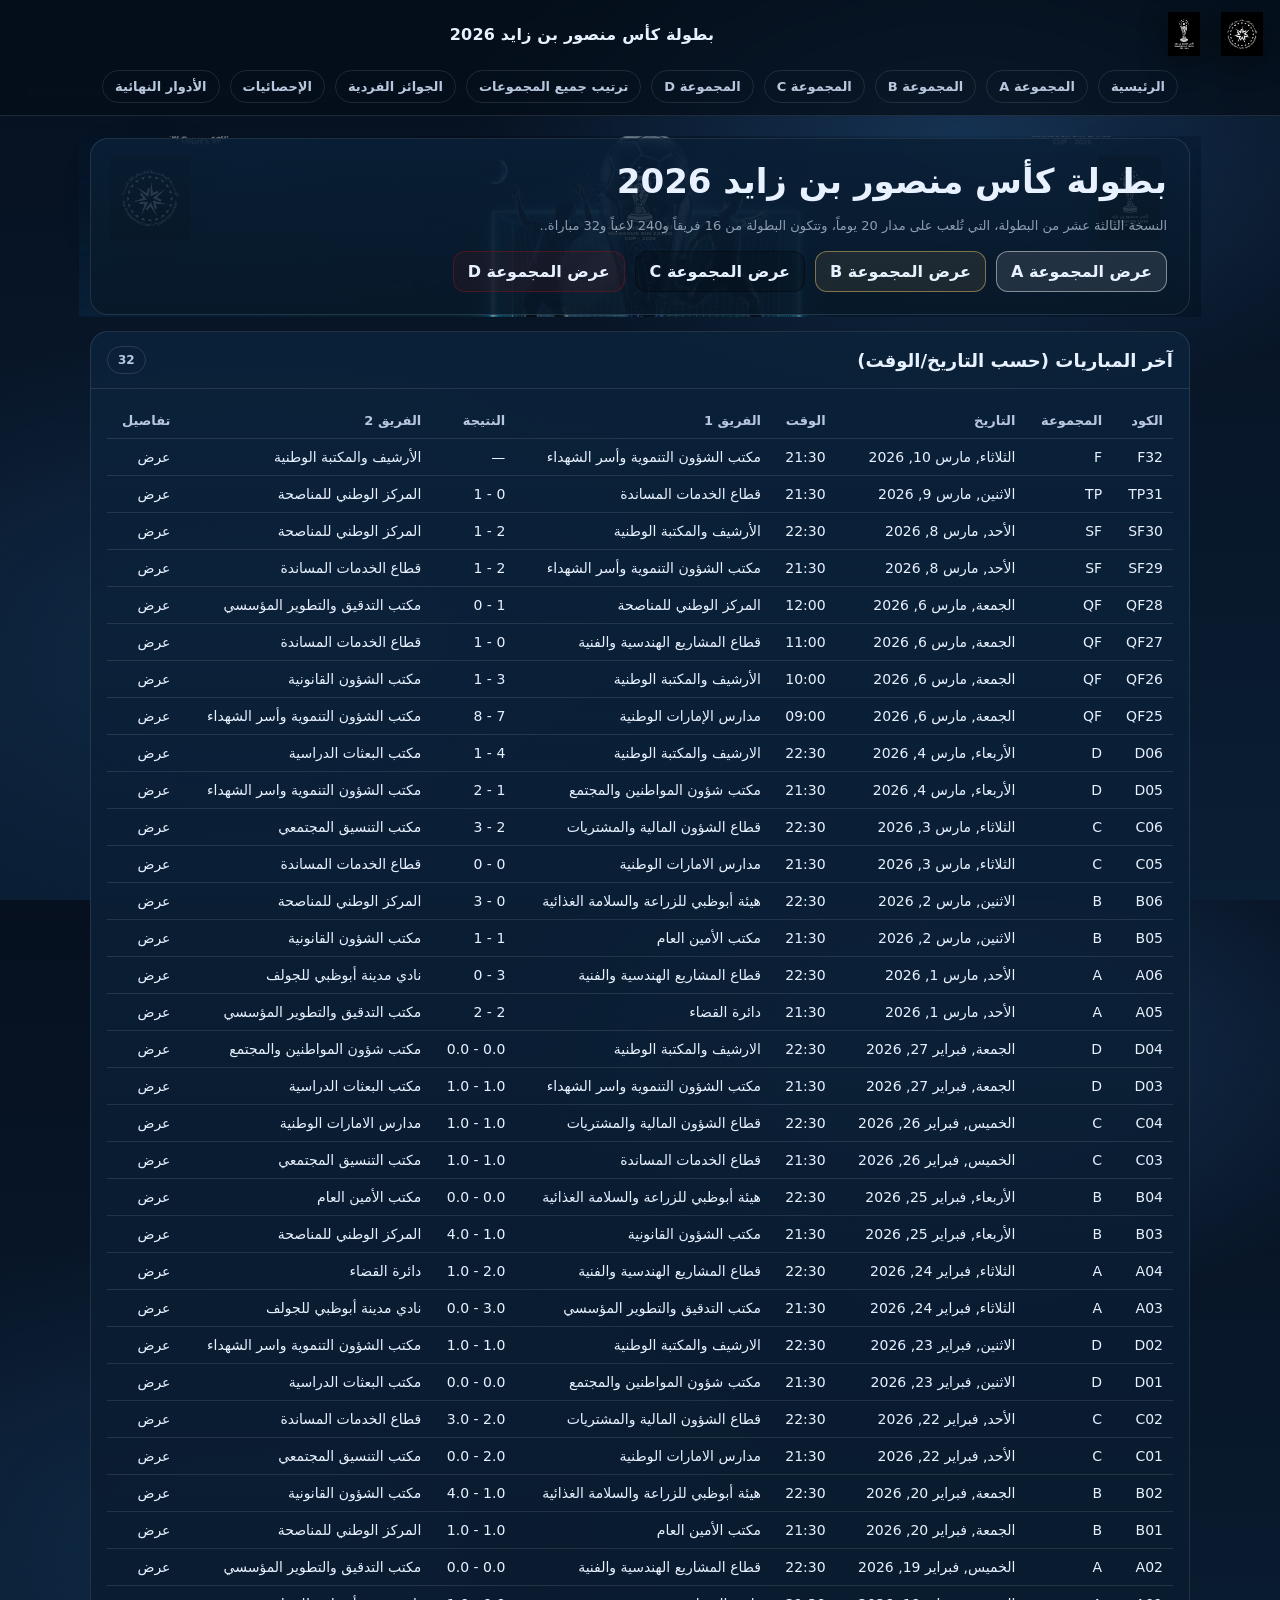
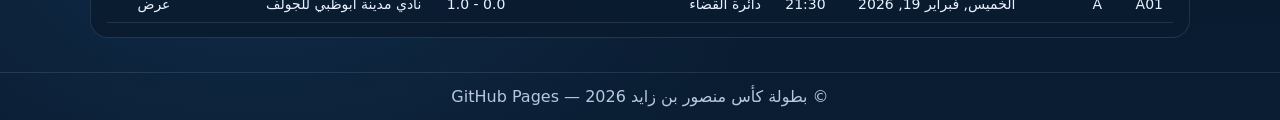
<file: index.html>
<!doctype html>
<html lang="ar" dir="rtl">
<head>
  <meta charset="utf-8" />
  <meta name="viewport" content="width=device-width,initial-scale=1" />
  <title>بطولة كأس منصور بن زايد 2026</title>
  <link rel="icon" type="image/png" href="assets/img/logo-tournament.png">
  <link rel="stylesheet" href="assets/css/style.css" />
  <link rel="manifest" href="manifest.webmanifest">
  <meta name="theme-color" content="#0b1f3a">
  <meta name="apple-mobile-web-app-capable" content="yes">
  <meta name="apple-mobile-web-app-status-bar-style" content="default">
  <meta name="apple-mobile-web-app-title" content="كأس منصور">
  <link rel="apple-touch-icon" href="assets/icons/apple-touch-icon.png">
</head>
<body>
<header class="topbar">
  <div class="topbar-logos">
    <img class="logo" src="assets/img/logo-committee-white.png" alt="شعار اللجنة" />
  </div>
  <div class="brand">
    <div class="brand-title">بطولة كأس منصور بن زايد 2026</div>
    
  </div>
  <div class="topbar-logos">
    <img class="logo" src="assets/img/logo-cup-white.png" alt="شعار البطولة" />
  </div>
  <nav class="nav">
    <a class="nav-link" href="index.html">الرئيسية</a>
    <a class="nav-link" href="group.html?g=A">المجموعة A</a>
    <a class="nav-link" href="group.html?g=B">المجموعة B</a>
    <a class="nav-link" href="group.html?g=C">المجموعة C</a>
    <a class="nav-link" href="group.html?g=D">المجموعة D</a>
    <a class="nav-link" href="groups_all.html">ترتيب جميع المجموعات</a>
    <a class="nav-link" href="awards.html">الجوائز الفردية</a>
    <a class="nav-link" href="stats.html">الإحصائيات</a>
    <a class="nav-link" href="knockout.html">الأدوار النهائية</a>
  </nav>
</header>

<main class="container">
  <section class="hero" aria-label="صورة البطولة">
    <img class="hero-bg" src="assets/img/bg-hero.jpg" alt="" />
    <img class="hero-logo hero-logo-left" src="assets/img/logo-committee-white.png" alt="" />
    <img class="hero-logo hero-logo-center" src="assets/img/logo-tournament.png" alt="شعار البطولة" />
    <img class="hero-logo hero-logo-right" src="assets/img/logo-cup-white.png" alt="" />
    <div class="hero-card">
      <h1>بطولة كأس منصور بن زايد 2026</h1>
      <p class="muted hero-desc">النسخة الثالثة عشر من البطولة، التي تُلعب على مدار 20 يوماً، وتتكون البطولة من 16 فريقاً و240 لاعباً و32 مباراة..</p>
      <div id="loadError" class="note hidden"></div>
      <div class="btn-row">
        <a class="btn btn-ga" href="group.html?g=A">عرض المجموعة A</a>
        <a class="btn btn-gb" href="group.html?g=B">عرض المجموعة B</a>
        <a class="btn btn-gc" href="group.html?g=C">عرض المجموعة C</a>
        <a class="btn btn-gd" href="group.html?g=D">عرض المجموعة D</a>
      </div>
    </div>
  </section>

  <section class="card">
    <div class="card-h">
      <h2>آخر المباريات (حسب التاريخ/الوقت)</h2>
      <div class="badge" id="matchesCount">0</div>
    </div>
    <div class="card-b table-wrap">
      <table class="table" id="tblRecent">
        <thead>
          <tr>
            <th>الكود</th>
            <th>المجموعة</th>
            <th>التاريخ</th>
            <th>الوقت</th>
            <th>الفريق 1</th>
            <th>النتيجة</th>
            <th>الفريق 2</th>
            <th>تفاصيل</th>
          </tr>
        </thead>
        <tbody></tbody>
      </table>
      </div>
  </section>
</main>

<footer class="footer">
  © بطولة كأس منصور بن زايد 2026 — GitHub Pages
</footer>

<script src="assets/js/main.js"></script>
<script>
  CupApp.initIndex();
</script>
<script>
  if ("serviceWorker" in navigator) {
    window.addEventListener("load", function () {
      navigator.serviceWorker.register("service-worker.js")
        .then(function () { console.log("PWA ready"); })
        .catch(function (err) { console.error("SW registration failed:", err); });
    });
  }
</script>
</body>
</html>
</file>
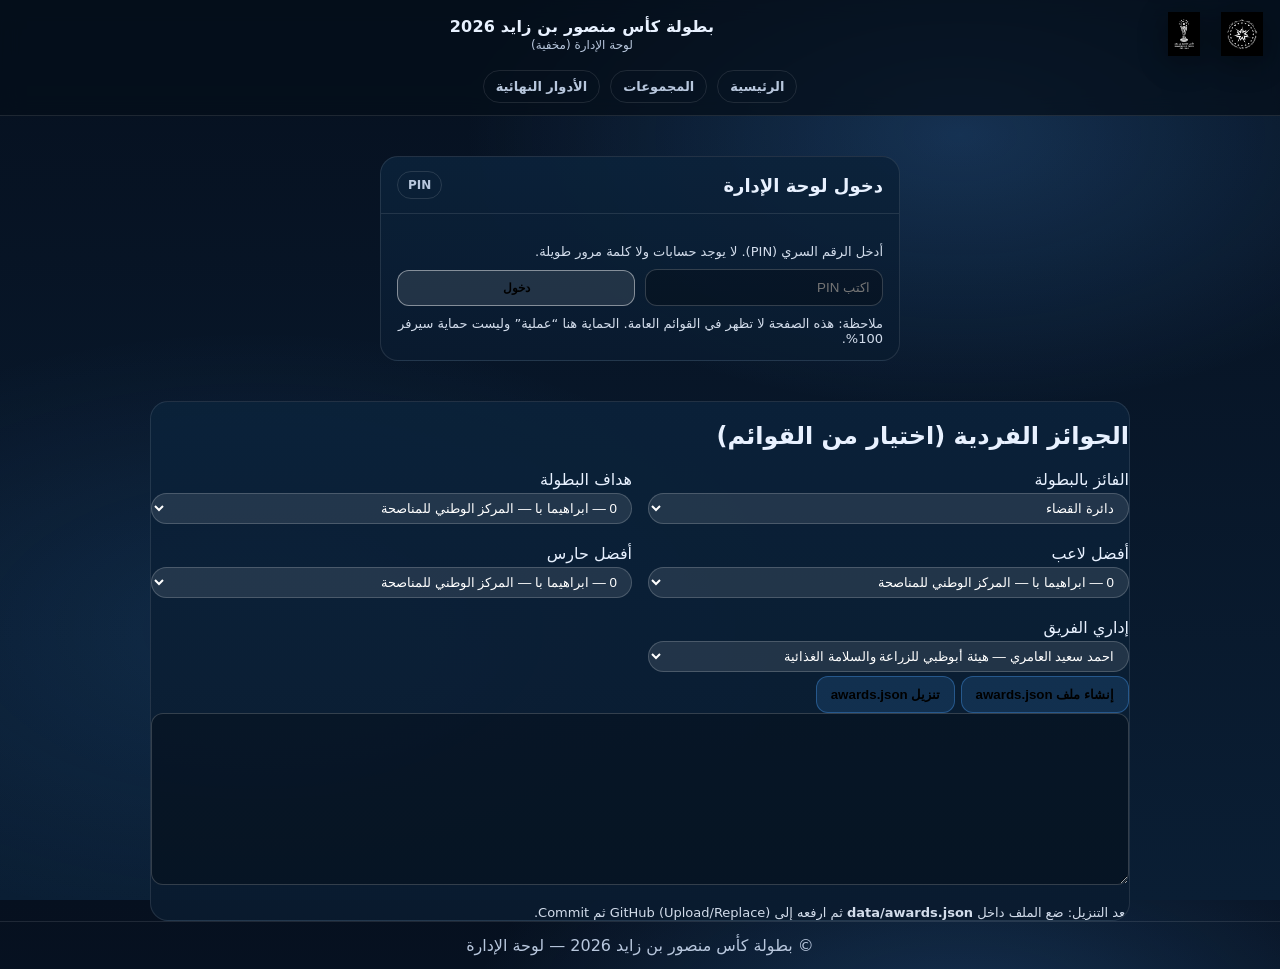
<file: admin.html>
<!doctype html>
<html lang="ar" dir="rtl">
<head>
  <meta charset="utf-8" />
  <meta name="viewport" content="width=device-width,initial-scale=1" />
  <title>لوحة الإدارة — كأس منصور 2026</title>
  <link rel="icon" type="image/png" href="assets/img/logo-tournament.png">
  <link rel="stylesheet" href="assets/css/style.css" />
  <style>
    .admin-wrap{max-width:980px;margin:0 auto}
    .admin-grid{display:grid;grid-template-columns:1fr;gap:12px}
    @media(min-width:820px){.admin-grid{grid-template-columns:1fr 1fr}}
    .box{border:1px solid rgba(255,255,255,.15);border-radius:14px;padding:14px;background:rgba(255,255,255,.04)}
    .row{display:flex;gap:10px;flex-wrap:wrap;align-items:center}
    .row > *{flex:1 1 180px}
    input, select, textarea{
      width:100%;padding:10px 12px;border-radius:12px;border:1px solid rgba(255,255,255,.18);
      background:rgba(0,0,0,.25);color:#fff;outline:none
    }
    textarea{min-height:90px}
    .btn{cursor:pointer}
    .btn.small{padding:10px 12px;border-radius:12px}
    .hint{font-size:13px;opacity:.9}
    .gate{max-width:520px;margin:40px auto}
    .hidden{display:none !important}
    .pill{display:inline-block;padding:6px 10px;border-radius:999px;background:rgba(255,255,255,.1);margin:4px 0}
    .mono{font-family:ui-monospace,SFMono-Regular,Menlo,Monaco,Consolas,"Liberation Mono","Courier New",monospace;font-size:12px}
  </style>
<style>
select option{color:#000;background:#fff;}
</style>
  <link rel="manifest" href="manifest.webmanifest">
  <meta name="theme-color" content="#0b1f3a">
  <meta name="apple-mobile-web-app-capable" content="yes">
  <meta name="apple-mobile-web-app-status-bar-style" content="default">
  <meta name="apple-mobile-web-app-title" content="كأس منصور">
  <link rel="apple-touch-icon" href="assets/icons/apple-touch-icon.png">
</head>
<body>
<header class="topbar">
  <div class="topbar-logos">
    <img class="logo" src="assets/img/logo-committee-white.png" alt="شعار اللجنة" />
  </div>
  <div class="brand">
    <div class="brand-title">بطولة كأس منصور بن زايد 2026</div>
    <div class="brand-sub">لوحة الإدارة (مخفية)</div>
  </div>
  <div class="topbar-logos">
    <img class="logo" src="assets/img/logo-cup-white.png" alt="شعار البطولة" />
  </div>
  <nav class="nav">
    <a class="nav-link" href="index.html">الرئيسية</a>
    <a class="nav-link" href="group.html?g=A">المجموعات</a>
    <a class="nav-link" href="knockout.html">الأدوار النهائية</a>
  </nav>
</header>

<main class="container admin-wrap">
  <section class="card gate" id="gate">
    <div class="card-h">
      <h2>دخول لوحة الإدارة</h2>
      <div class="badge">PIN</div>
    </div>
    <div class="card-b">
      <div class="hint">أدخل الرقم السري (PIN). لا يوجد حسابات ولا كلمة مرور طويلة.</div>
      <div style="height:10px"></div>
      <div class="row">
        <input id="pin" inputmode="numeric" placeholder="اكتب PIN" />
        <button class="btn btn-ga small" id="btnLogin">دخول</button>
      </div>
      <div id="gateMsg" class="note hidden" style="margin-top:10px"></div>
      <div class="hint" style="margin-top:10px">
        ملاحظة: هذه الصفحة لا تظهر في القوائم العامة. الحماية هنا “عملية” وليست حماية سيرفر 100%.
      </div>
    </div>
  </section>

  <section class="card hidden" id="panel">
    <div class="card-h">
      <h2>تحديث سريع — النتائج / الهدافون / VAR / الكروت</h2>
      <div class="badge" id="dataStatus">جاهز</div>
    </div>

    <div class="card-b">
      <div class="admin-grid">
        <div class="box">
          <div class="row">
            <select id="matchSelect"></select>
            <button class="btn btn-gb small" id="btnLoadMatch">تحميل</button>
          </div>
          <div class="hint" id="matchMeta" style="margin-top:8px"></div>

          <!-- KO Teams + Team Pool (for QF/SF/F/TP only) -->
          <div class="box hidden" id="koBox" style="border:1px dashed rgba(255,255,255,.35)">
            <div class="hint" style="margin-bottom:8px">
              <b>الأدوار النهائية:</b> اختر الفريقين من القائمة (16 فريق). يمكنك استبعاد الفرق التي خرجت لتسهيل الاختيار، وإضافة فريق بالخطأ إن لزم.
            </div>
            <div class="row">
              <select id="ko_team1"></select>
              <select id="ko_team2"></select>
            </div>

            <div style="height:8px"></div>
            <div class="row">
              <select id="poolTeam"></select>
              <button class="btn small" id="btnExcludeTeam" type="button">استبعاد</button>
              <button class="btn btn-gb small" id="btnResetPool" type="button">إعادة ضبط</button>
            </div>

            <div style="height:8px"></div>
            <div class="row">
              <input id="addTeamName" placeholder="إضافة فريق (اختياري)" />
              <button class="btn small" id="btnAddTeam" type="button">إضافة</button>
            </div>

            <div class="hint" style="margin-top:8px">
              ملاحظة: الاستبعاد/الإضافة محفوظة على هذا الجهاز فقط.
            </div>
          </div>


          <div style="height:10px"></div>
          <div class="row">
            <input id="score1" placeholder="نتيجة الفريق 1" inputmode="numeric" />
            <input id="score2" placeholder="نتيجة الفريق 2" inputmode="numeric" />
          </div>

          <div style="height:10px"></div>
          <div class="row">
            <select id="ref1"></select>
            <select id="ref2"></select>
          </div>

          <div class="row">
            <input id="ref1_manual" placeholder="أو اكتب حكم 1 يدويًا" />
            <input id="ref2_manual" placeholder="أو اكتب حكم 2 يدويًا" />
          </div>

          <div style="height:10px"></div>
          <div class="row">
            <select id="commentator"></select>
            <input id="pomSearch" class="pill" placeholder="بحث لاعب (اكتب حرفين)" style="flex:1;min-width:140px" />
            <select id="pom"></select>
            <input id="pom_manual" placeholder="أو اكتب اسم أفضل لاعب يدوياً" />
          </div>

          <div class="row">
            <input id="commentator_manual" placeholder="أو اكتب اسم المعلق يدويًا" />
          </div>

          <div style="height:10px"></div>
          
          <div style="height:10px"></div>

          
          <div class="hint" style="margin:10px 0 6px"><b>VAR</b> (حتى 4 مرات في المباراة: <b>2</b> لكل فريق)</div>
          <div class="var-grid">
            <!-- 1 -->
            <div class="row">
              <span class="pill" style="min-width:34px;text-align:center">1</span>
              <select id="var1_team" class="pill">
                <option value="">الفريق</option>
                <option value="team1">الفريق 1</option>
                <option value="team2">الفريق 2</option>
              </select>
              <select id="var1_type" class="pill">
                <option value="">الحالة</option>
                <option value="penalty">ضربة جزاء</option>
                <option value="goal">هدف</option>
                <option value="red">بطاقة حمراء</option>
                <option value="other">أخرى</option>
              </select>
              <select id="var1_result" class="pill">
                <option value="">النتيجة</option>
                <option value="awarded">تم احتسابه</option>
                <option value="cancelled">أُلغي</option>
                <option value="confirmed">تأكيد قرار الحكم</option>
              </select>
            </div>
            <!-- 2 -->
            <div class="row">
              <span class="pill" style="min-width:34px;text-align:center">2</span>
              <select id="var2_team" class="pill">
                <option value="">الفريق</option>
                <option value="team1">الفريق 1</option>
                <option value="team2">الفريق 2</option>
              </select>
              <select id="var2_type" class="pill">
                <option value="">الحالة</option>
                <option value="penalty">ضربة جزاء</option>
                <option value="goal">هدف</option>
                <option value="red">بطاقة حمراء</option>
                <option value="other">أخرى</option>
              </select>
              <select id="var2_result" class="pill">
                <option value="">النتيجة</option>
                <option value="awarded">تم احتسابه</option>
                <option value="cancelled">أُلغي</option>
                <option value="confirmed">تأكيد قرار الحكم</option>
              </select>
            </div>
            <!-- 3 -->
            <div class="row">
              <span class="pill" style="min-width:34px;text-align:center">3</span>
              <select id="var3_team" class="pill">
                <option value="">الفريق</option>
                <option value="team1">الفريق 1</option>
                <option value="team2">الفريق 2</option>
              </select>
              <select id="var3_type" class="pill">
                <option value="">الحالة</option>
                <option value="penalty">ضربة جزاء</option>
                <option value="goal">هدف</option>
                <option value="red">بطاقة حمراء</option>
                <option value="other">أخرى</option>
              </select>
              <select id="var3_result" class="pill">
                <option value="">النتيجة</option>
                <option value="awarded">تم احتسابه</option>
                <option value="cancelled">أُلغي</option>
                <option value="confirmed">تأكيد قرار الحكم</option>
              </select>
            </div>
            <!-- 4 -->
            <div class="row">
              <span class="pill" style="min-width:34px;text-align:center">4</span>
              <select id="var4_team" class="pill">
                <option value="">الفريق</option>
                <option value="team1">الفريق 1</option>
                <option value="team2">الفريق 2</option>
              </select>
              <select id="var4_type" class="pill">
                <option value="">الحالة</option>
                <option value="penalty">ضربة جزاء</option>
                <option value="goal">هدف</option>
                <option value="red">بطاقة حمراء</option>
                <option value="other">أخرى</option>
              </select>
              <select id="var4_result" class="pill">
                <option value="">النتيجة</option>
                <option value="awarded">تم احتسابه</option>
                <option value="cancelled">أُلغي</option>
                <option value="confirmed">تأكيد قرار الحكم</option>
              </select>
            </div>
          </div>
<div style="height:10px"></div>
          <div class="row">
            <button class="btn btn-gc small" id="btnSaveRow">حفظ داخل اللوحة</button>
            <button class="btn btn-gd small" id="btnResetRow">تراجع</button>
          </div>
          <div class="hint" style="margin-top:8px">
            “حفظ داخل اللوحة” لا يرفع GitHub تلقائيًا — لكنه يحضّر لك ملف matches.csv جاهز للتنزيل/الرفع.
          </div>
        </div>

        <div class="box">
          <div class="hint"><b>الهدافون (بدون كتابة أسماء)</b></div>
          <div class="row" style="margin-top:8px">
            <select id="side"></select>
            <input id="playerSearch" class="pill" placeholder="بحث لاعب (اكتب حرفين)" style="flex:1;min-width:140px" />
            <select id="player"></select>
            <input id="player_manual" placeholder="أو اكتب اسم اللاعب يدوياً" />
            <button class="btn btn-ga small" id="btnGoal">+ هدف</button>
          </div>
          <div class="row">
            <button class="btn btn-gb small" id="btnUndoGoal">تراجع آخر هدف</button>
            <button class="btn btn-gc small" id="btnClearGoals">مسح الهدافين</button>
          </div>

          <div style="height:10px"></div>
          <div class="hint"><b>الكروت</b></div>
          <div class="row" style="margin-top:8px">
            <select id="cardSide"></select>
            <input id="cardSearch" class="pill" placeholder="بحث لاعب (اكتب حرفين)" style="flex:1;min-width:140px" />
            <select id="cardPlayer"></select>
            <input id="cardPlayer_manual" placeholder="أو اكتب اسم اللاعب يدوياً" />
            <button class="btn btn-gb small" id="btnYellow">🟨 أصفر</button>
            <button class="btn btn-gd small" id="btnRed">🟥 أحمر</button>
          </div>
          <div class="row">
            <button class="btn btn-gc small" id="btnUndoCard">تراجع آخر كرت</button>
            <button class="btn btn-gc small" id="btnClearCards">مسح الكروت</button>
          </div>

          <div style="height:12px"></div>
          <div class="hint"><b>الملخص (يظهر في صفحة المباراة)</b></div>
          <div class="pill">الفريق 1 — الهدافون</div>
          <div class="mono" id="goalsPreview1">—</div>
          <div class="pill">الفريق 2 — الهدافون</div>
          <div class="mono" id="goalsPreview2">—</div>
          <div class="pill">الفريق 1 — كروت</div>
          <div class="mono" id="cardsPreview1">—</div>
          <div class="pill">الفريق 2 — كروت</div>
          <div class="mono" id="cardsPreview2">—</div>
        </div>
      </div>

      <hr class="sep" />

      <div class="box">
        <div class="row">
          <button class="btn btn-ga small" id="btnDownload">تنزيل matches.csv</button>
          <button class="btn btn-gb small" id="btnCopy">نسخ محتوى CSV</button>
        </div>
        <div class="hint" style="margin-top:8px">
          بعد التنزيل: ادخل GitHub → افتح <span class="mono">data/matches.csv</span> → Upload/Replace → Commit.
        </div>
        <textarea id="csvOut" class="mono" readonly></textarea>
      </div>

      <div id="panelMsg" class="note hidden" style="margin-top:12px"></div>
    </div>
  </section>

<section class="card">
  <h2 class="card-title">الجوائز الفردية (اختيار من القوائم)</h2>
  <div class="grid-2">
    <div class="field">
      <label class="field-label">الفائز بالبطولة</label>
      <select id="award_bestTeam" class="pill"></select>
    </div>
    <div class="field">
      <label class="field-label">هداف البطولة</label>
      <select id="award_topScorer" class="pill"></select>
    </div>
    <div class="field">
      <label class="field-label">أفضل لاعب</label>
      <select id="award_bestPlayer" class="pill"></select>
    </div>
    <div class="field">
      <label class="field-label">أفضل حارس</label>
      <select id="award_bestGK" class="pill"></select>
    </div>
    <div class="field">
      <label class="field-label">إداري الفريق</label>
      <select id="award_bestAdmin" class="pill"></select>
    </div>
  </div>

  <div class="actions">
    <button id="award_save" class="btn primary">إنشاء ملف awards.json</button>
    <button id="award_download" class="btn">تنزيل awards.json</button>
  </div>

  <textarea id="award_json" class="csv-box" rows="10" spellcheck="false" dir="ltr"></textarea>
  <div class="hint">بعد التنزيل: ضع الملف داخل <b>data/awards.json</b> ثم ارفعه إلى GitHub (Upload/Replace) ثم Commit.</div>
</section>

</main>

<footer class="footer">
  © بطولة كأس منصور بن زايد 2026 — لوحة الإدارة
</footer>

<script src="assets/js/admin.js"></script>
  <script src="assets/js/admin_awards.js"></script>
<script>
  if ("serviceWorker" in navigator) {
    window.addEventListener("load", function () {
      navigator.serviceWorker.register("service-worker.js")
        .then(function () { console.log("PWA ready"); })
        .catch(function (err) { console.error("SW registration failed:", err); });
    });
  }
</script>
</body>
</html>
</file>
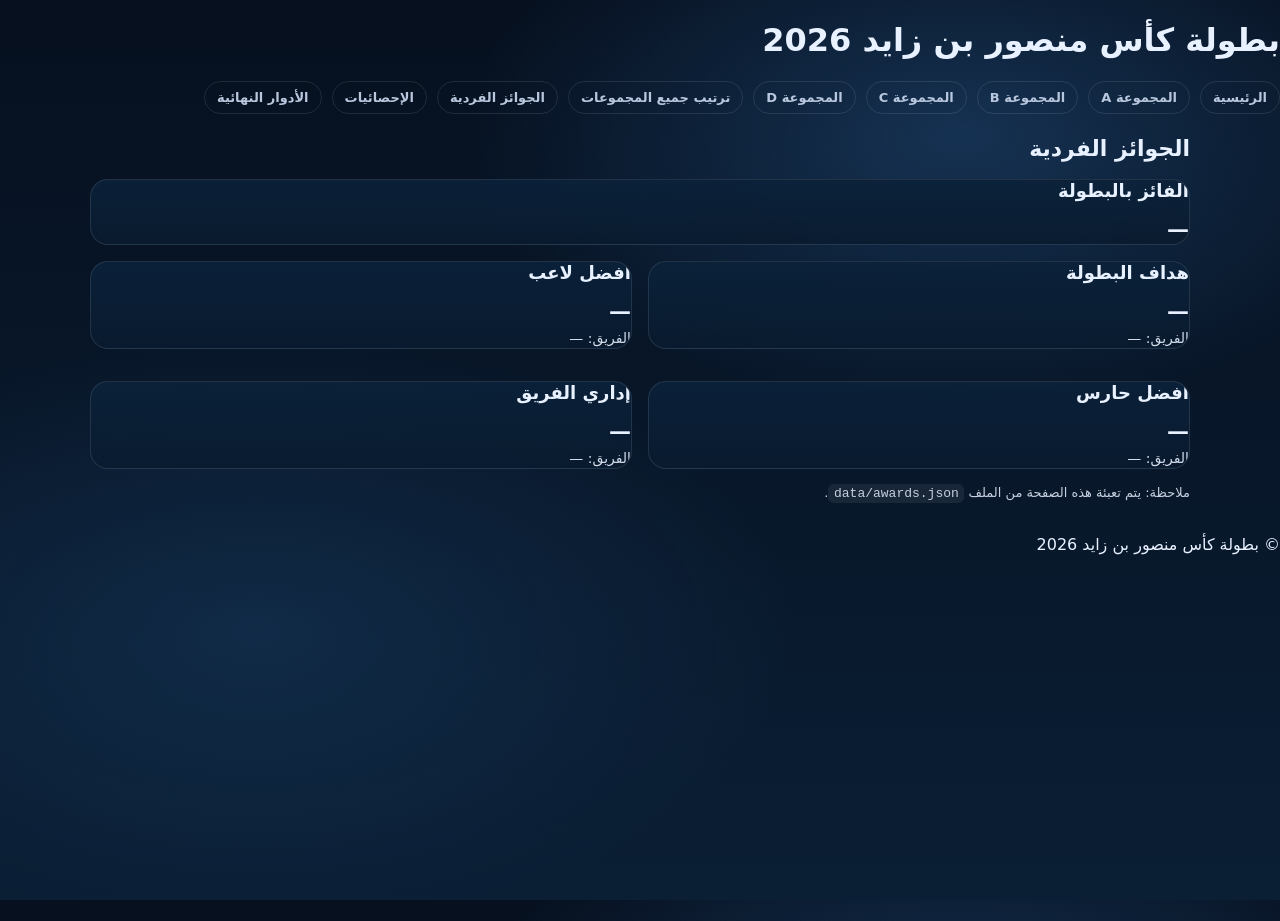
<file: awards.html>
<!DOCTYPE html>
<html lang="ar" dir="rtl">
<head>
  <meta charset="UTF-8" />
  <meta name="viewport" content="width=device-width, initial-scale=1.0" />
  <title>بطولة كأس منصور بن زايد 2026</title>
  <link rel="stylesheet" href="assets/css/style.css" />
  <link rel="manifest" href="manifest.webmanifest">
  <meta name="theme-color" content="#0b1f3a">
  <meta name="apple-mobile-web-app-capable" content="yes">
  <meta name="apple-mobile-web-app-status-bar-style" content="default">
  <meta name="apple-mobile-web-app-title" content="كأس منصور">
  <link rel="apple-touch-icon" href="assets/icons/apple-touch-icon.png">
</head>

<body>
  <header class="site-header">
    <div class="header-inner">
      <h1 class="site-title">بطولة كأس منصور بن زايد 2026</h1>
    </div>
    <nav class="nav">
    <a class="nav-link" href="index.html">الرئيسية</a>
    <a class="nav-link" href="group.html?g=A">المجموعة A</a>
    <a class="nav-link" href="group.html?g=B">المجموعة B</a>
    <a class="nav-link" href="group.html?g=C">المجموعة C</a>
    <a class="nav-link" href="group.html?g=D">المجموعة D</a>
    <a class="nav-link" href="groups_all.html">ترتيب جميع المجموعات</a>
    <a class="nav-link" href="awards.html">الجوائز الفردية</a>
    <a class="nav-link" href="stats.html">الإحصائيات</a>
    <a class="nav-link" href="knockout.html">الأدوار النهائية</a>
  </nav>
  </header>

  <main class="container">
    <div class="page-head">
      <h2 class="page-title">الجوائز الفردية</h2>
      <div id="loadError" class="alert hidden"></div>
    </div>

    <section class="card award-card">
      <div class="award-head">الفائز بالبطولة</div>
      <div class="award-body">
        <div class="award-name" id="bestTeam">—</div>
      </div>
    </section>

    <div class="grid-2">
      <section class="card award-card">
        <div class="award-head">هداف البطولة</div>
        <div class="award-body">
          <div class="award-name" id="topScorer">—</div>
          <div class="award-sub">الفريق: <span id="topScorerTeam">—</span></div>
        </div>
      </section>

      <section class="card award-card">
        <div class="award-head">أفضل لاعب</div>
        <div class="award-body">
          <div class="award-name" id="bestPlayer">—</div>
          <div class="award-sub">الفريق: <span id="bestPlayerTeam">—</span></div>
        </div>
      </section>

      <section class="card award-card">
        <div class="award-head">أفضل حارس</div>
        <div class="award-body">
          <div class="award-name" id="bestGK">—</div>
          <div class="award-sub">الفريق: <span id="bestGKTeam">—</span></div>
        </div>
      </section>

      <section class="card award-card">
        <div class="award-head">إداري الفريق</div>
        <div class="award-body">
          <div class="award-name" id="bestAdmin">—</div>
          <div class="award-sub">الفريق: <span id="bestAdminTeam">—</span></div>
        </div>
      </section>
    </div>

    <div class="hint">
      ملاحظة: يتم تعبئة هذه الصفحة من الملف <code>data/awards.json</code>.
    </div>
  </main>

  <script src="assets/js/awards.js"></script>
  <script>document.addEventListener('DOMContentLoaded', ()=>CupApp.initAwards && CupApp.initAwards());</script>

  <footer class="site-footer">
    <div class="footer-inner">© بطولة كأس منصور بن زايد 2026</div>
  </footer>
  <script src="assets/js/main.js"></script>
<script>
  if ("serviceWorker" in navigator) {
    window.addEventListener("load", function () {
      navigator.serviceWorker.register("service-worker.js")
        .then(function () { console.log("PWA ready"); })
        .catch(function (err) { console.error("SW registration failed:", err); });
    });
  }
</script>
</body>
</html>
</file>
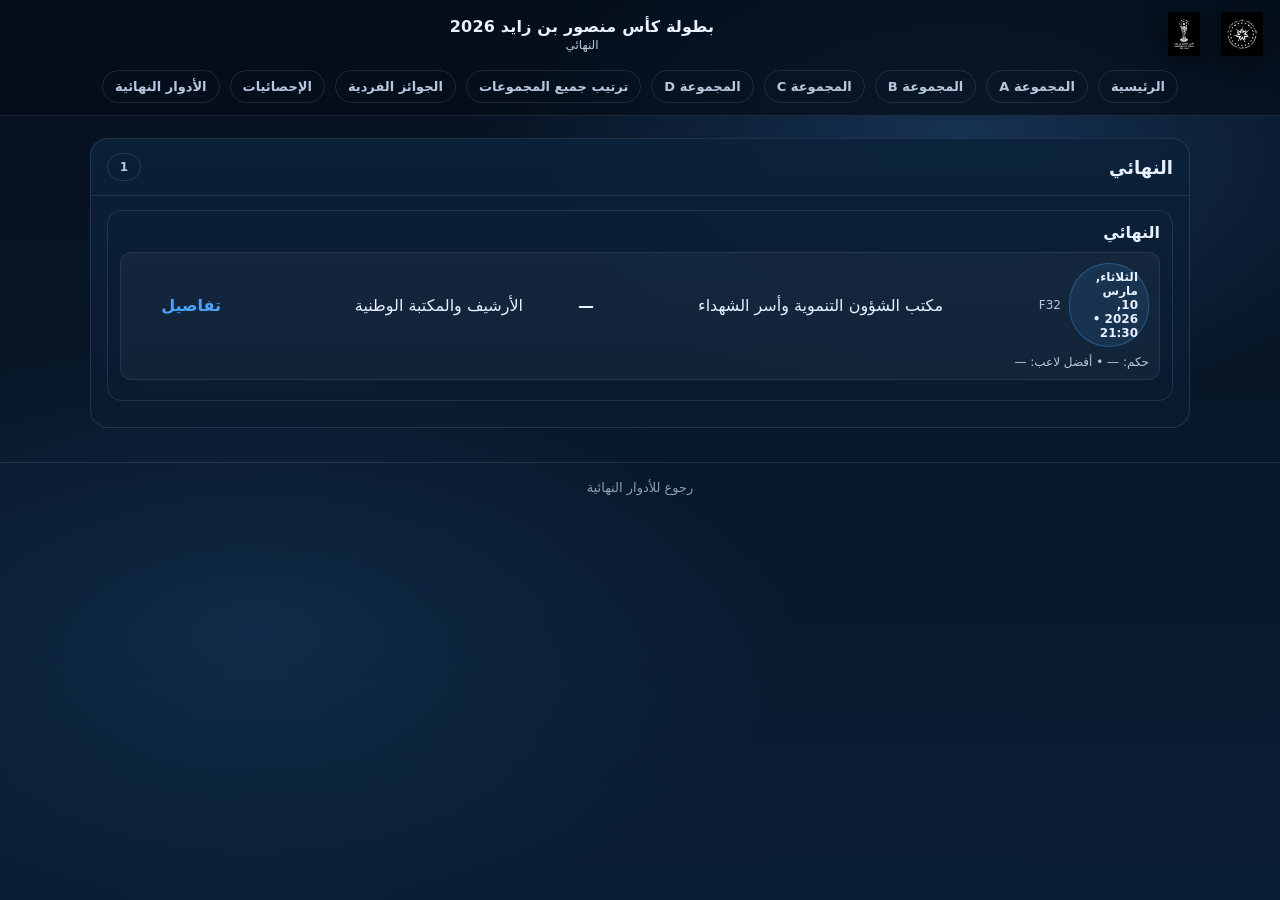
<file: final.html>
<!doctype html>
<html lang="ar" dir="rtl">
<head>
  <meta charset="utf-8" />
  <meta name="viewport" content="width=device-width,initial-scale=1" />
  <title>النهائي</title>
  <link rel="icon" type="image/png" href="assets/img/logo-tournament.png">
  <link rel="stylesheet" href="assets/css/style.css" />
  <link rel="manifest" href="manifest.webmanifest">
  <meta name="theme-color" content="#0b1f3a">
  <meta name="apple-mobile-web-app-capable" content="yes">
  <meta name="apple-mobile-web-app-status-bar-style" content="default">
  <meta name="apple-mobile-web-app-title" content="كأس منصور">
  <link rel="apple-touch-icon" href="assets/icons/apple-touch-icon.png">
</head>
<body id="page">
<header class="topbar">
  <div class="topbar-logos">
    <img class="logo" src="assets/img/logo-committee-white.png" alt="شعار اللجنة" />
  </div>
  <div class="brand">
    <div class="brand-title">بطولة كأس منصور بن زايد 2026</div>
    <div class="brand-sub" id="pageSub">النهائي</div>
  </div>
  <div class="topbar-logos">
    <img class="logo" src="assets/img/logo-cup-white.png" alt="شعار البطولة" />
  </div>
  <nav class="nav">
    <a class="nav-link" href="index.html">الرئيسية</a>
    <a class="nav-link" href="group.html?g=A">المجموعة A</a>
    <a class="nav-link" href="group.html?g=B">المجموعة B</a>
    <a class="nav-link" href="group.html?g=C">المجموعة C</a>
    <a class="nav-link" href="group.html?g=D">المجموعة D</a>
    <a class="nav-link" href="groups_all.html">ترتيب جميع المجموعات</a>
    <a class="nav-link" href="awards.html">الجوائز الفردية</a>
    <a class="nav-link" href="stats.html">الإحصائيات</a>
    <a class="nav-link" href="knockout.html">الأدوار النهائية</a>
  </nav>
</header>

<main class="container">
  <section class="card">
    <div class="card-h">
      <h2 id="stageTitle">النهائي</h2>
      <div class="badge" id="matchesCount">0</div>
    </div>
    <div class="card-b" id="matchesByRound"></div>
    <div id="loadError" class="note hidden"></div>
  </section>
</main>

<footer class="footer">
  <a class="muted" href="knockout.html">رجوع للأدوار النهائية</a>
</footer>

<script src="assets/js/main.js"></script>
<script>
  CupApp.initStage("F", "النهائي");
</script>
<script>
  if ("serviceWorker" in navigator) {
    window.addEventListener("load", function () {
      navigator.serviceWorker.register("service-worker.js")
        .then(function () { console.log("PWA ready"); })
        .catch(function (err) { console.error("SW registration failed:", err); });
    });
  }
</script>
</body>
</html>
</file>
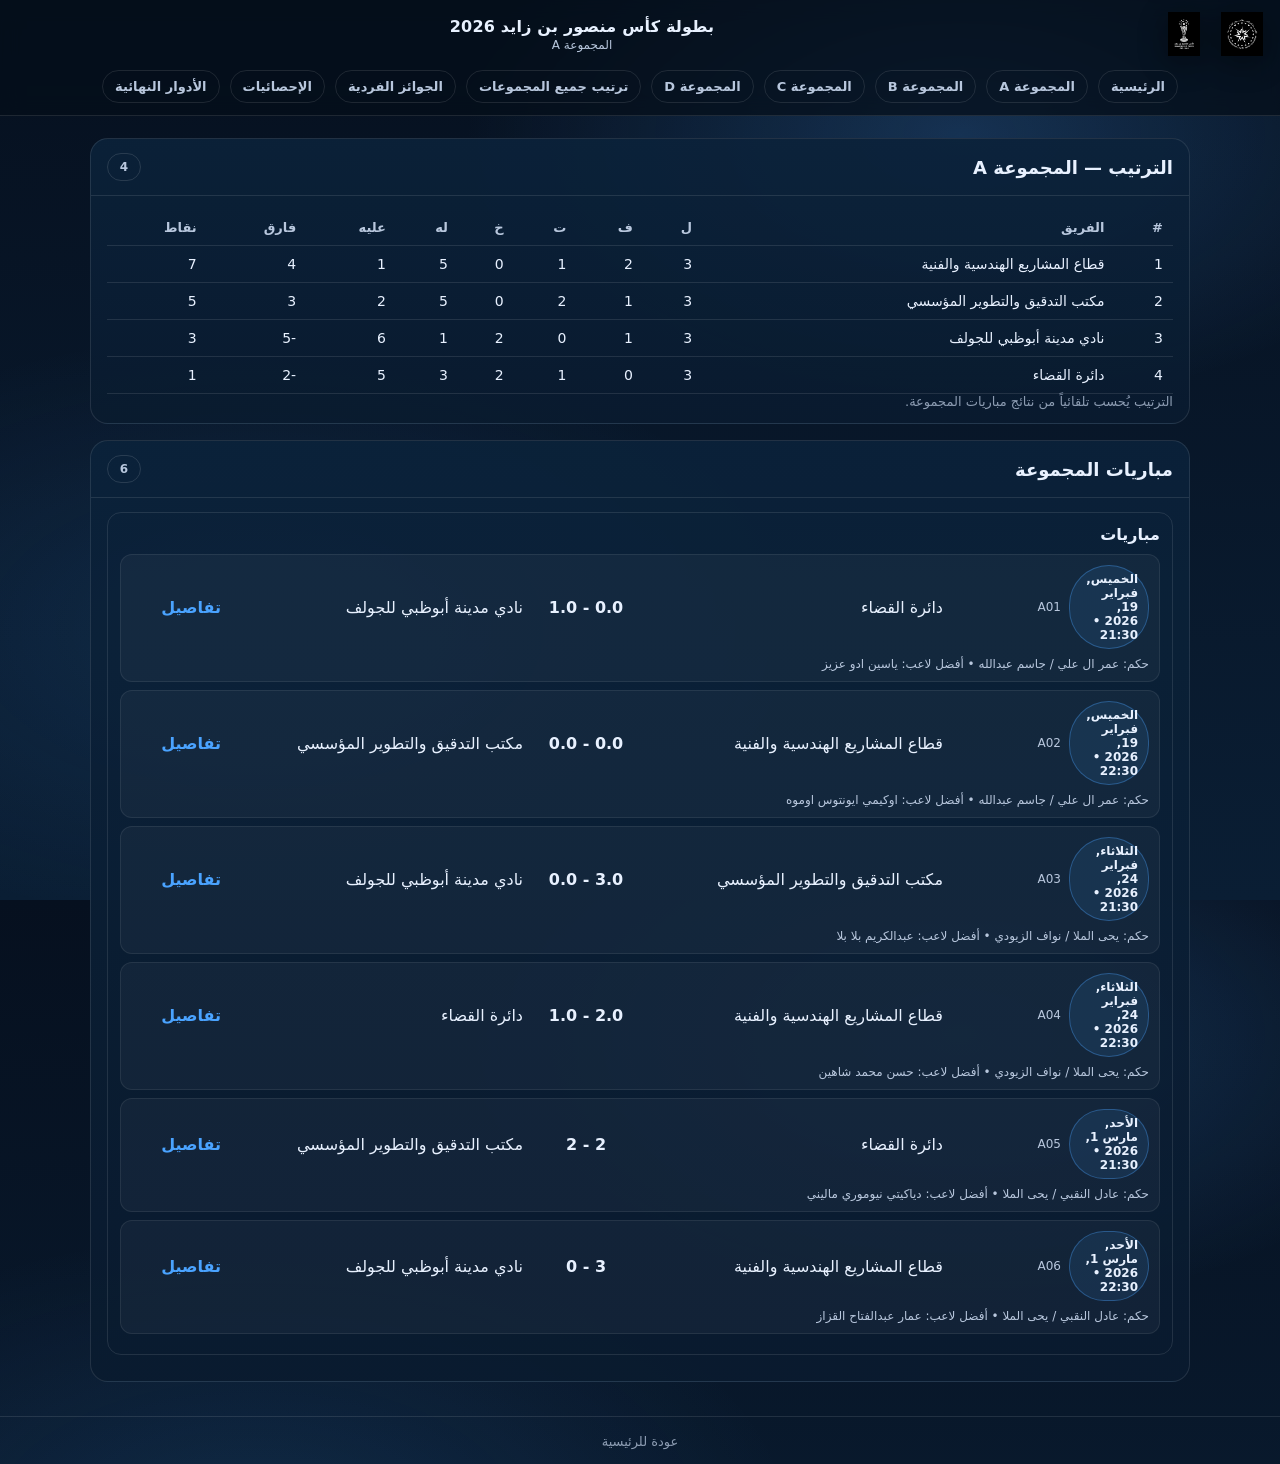
<file: group.html>
<!doctype html>
<html lang="ar" dir="rtl">
<head>
  <meta charset="utf-8" />
  <meta name="viewport" content="width=device-width,initial-scale=1" />
  <title>المجموعة</title>
  <link rel="icon" type="image/png" href="assets/img/logo-tournament.png">
  <link rel="stylesheet" href="assets/css/style.css" />
  <link rel="manifest" href="manifest.webmanifest">
  <meta name="theme-color" content="#0b1f3a">
  <meta name="apple-mobile-web-app-capable" content="yes">
  <meta name="apple-mobile-web-app-status-bar-style" content="default">
  <meta name="apple-mobile-web-app-title" content="كأس منصور">
  <link rel="apple-touch-icon" href="assets/icons/apple-touch-icon.png">
</head>
<body id="page">
<header class="topbar">
  <div class="topbar-logos">
    <img class="logo" src="assets/img/logo-committee-white.png" alt="شعار اللجنة" />
  </div>
  <div class="brand">
    <div class="brand-title">بطولة كأس منصور بن زايد 2026</div>
    <div class="brand-sub" id="pageSub">المجموعة</div>
  </div>
  <div class="topbar-logos">
    <img class="logo" src="assets/img/logo-cup-white.png" alt="شعار البطولة" />
  </div>
  <nav class="nav">
    <a class="nav-link" href="index.html">الرئيسية</a>
    <a class="nav-link" href="group.html?g=A">المجموعة A</a>
    <a class="nav-link" href="group.html?g=B">المجموعة B</a>
    <a class="nav-link" href="group.html?g=C">المجموعة C</a>
    <a class="nav-link" href="group.html?g=D">المجموعة D</a>
    <a class="nav-link" href="groups_all.html">ترتيب جميع المجموعات</a>
    <a class="nav-link" href="awards.html">الجوائز الفردية</a>
    <a class="nav-link" href="stats.html">الإحصائيات</a>
    <a class="nav-link" href="knockout.html">الأدوار النهائية</a>
  </nav>
</header>

<main class="container">
  <section class="card">
    <div class="card-h">
      <h2 id="grpTitle">ترتيب المجموعة</h2>
      <div class="badge" id="grpBadge">0</div>
    </div>
    <div class="card-b table-wrap">
      <table class="table" id="tblStandings">
        <thead>
          <tr>
            <th>#</th>
            <th>الفريق</th>
            <th>ل</th>
            <th>ف</th>
            <th>ت</th>
            <th>خ</th>
            <th>له</th>
            <th>عليه</th>
            <th>فارق</th>
            <th>نقاط</th>
          </tr>
        </thead>
        <tbody></tbody>
      </table>
      <div class="muted small">الترتيب يُحسب تلقائياً من نتائج مباريات المجموعة.</div>
      <div id="loadError" class="note hidden"></div>
    </div>
  </section>

  <section class="card">
    <div class="card-h">
      <h2>مباريات المجموعة</h2>
      <div class="badge" id="matchesCount">0</div>
    </div>
    <div class="card-b" id="matchesByRound"></div>
  </section>
</main>

<footer class="footer">
  <a class="muted" href="index.html">عودة للرئيسية</a>
</footer>

<script src="assets/js/main.js"></script>
<script>
  CupApp.initGroup();
</script>
<script>
  if ("serviceWorker" in navigator) {
    window.addEventListener("load", function () {
      navigator.serviceWorker.register("service-worker.js")
        .then(function () { console.log("PWA ready"); })
        .catch(function (err) { console.error("SW registration failed:", err); });
    });
  }
</script>
</body>
</html>
</file>
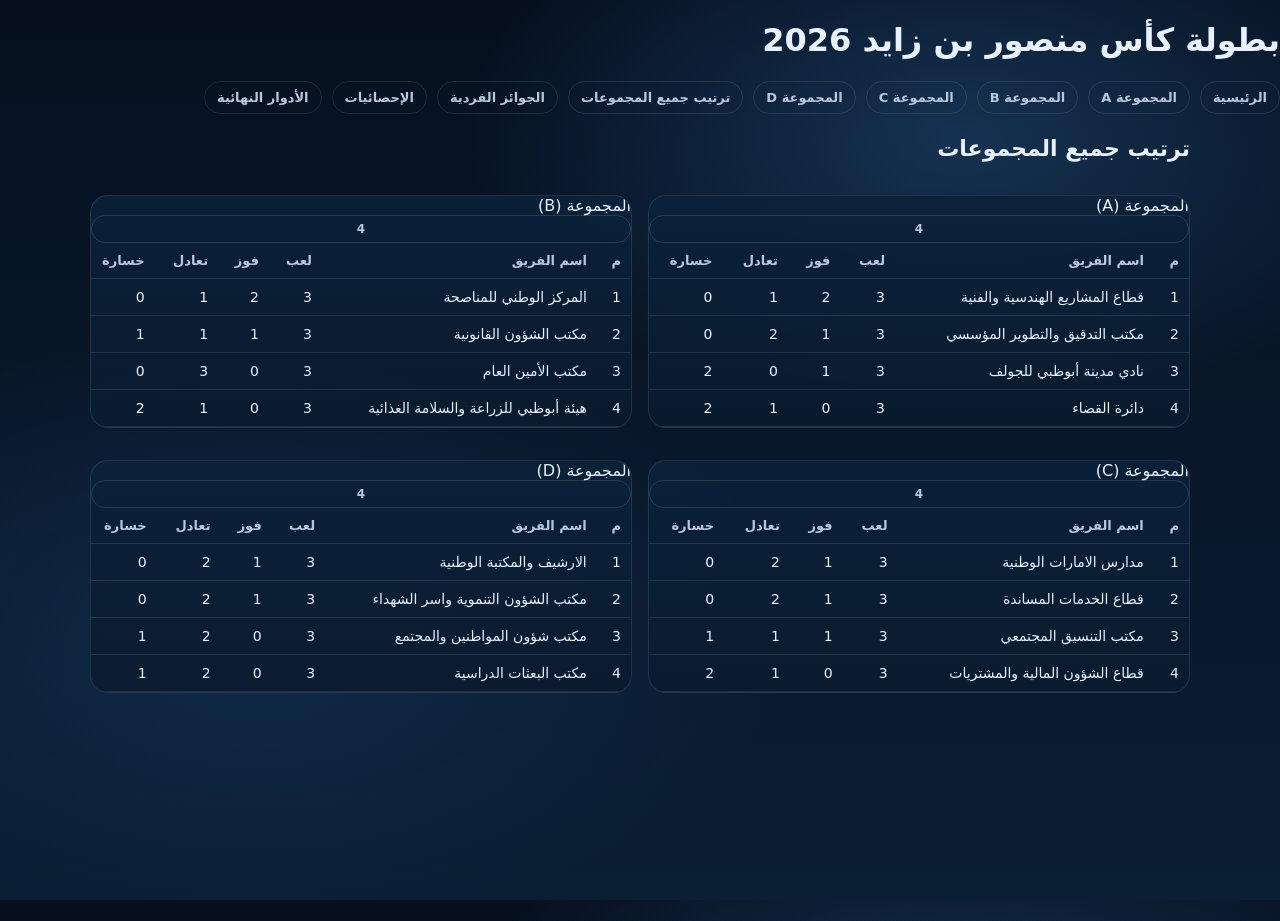
<file: groups_all.html>
<!DOCTYPE html>
<html lang="ar" dir="rtl">
<head>
  <meta charset="UTF-8" />
  <meta name="viewport" content="width=device-width, initial-scale=1.0" />
  <title>بطولة كأس منصور بن زايد 2026</title>
  <link rel="stylesheet" href="assets/css/style.css" />
  <link rel="manifest" href="manifest.webmanifest">
  <meta name="theme-color" content="#0b1f3a">
  <meta name="apple-mobile-web-app-capable" content="yes">
  <meta name="apple-mobile-web-app-status-bar-style" content="default">
  <meta name="apple-mobile-web-app-title" content="كأس منصور">
  <link rel="apple-touch-icon" href="assets/icons/apple-touch-icon.png">
</head>

<body>
  <header class="site-header">
    <div class="header-inner">
      <h1 class="site-title">بطولة كأس منصور بن زايد 2026</h1>
    </div>
    <nav class="nav">
    <a class="nav-link" href="index.html">الرئيسية</a>
    <a class="nav-link" href="group.html?g=A">المجموعة A</a>
    <a class="nav-link" href="group.html?g=B">المجموعة B</a>
    <a class="nav-link" href="group.html?g=C">المجموعة C</a>
    <a class="nav-link" href="group.html?g=D">المجموعة D</a>
    <a class="nav-link" href="groups_all.html">ترتيب جميع المجموعات</a>
    <a class="nav-link" href="awards.html">الجوائز الفردية</a>
    <a class="nav-link" href="stats.html">الإحصائيات</a>
    <a class="nav-link" href="knockout.html">الأدوار النهائية</a>
  </nav>
  </header>

  <main class="container">
    <div class="page-head">
      <h2 class="page-title">ترتيب جميع المجموعات</h2>
      <div id="loadError" class="alert hidden"></div>
    </div>

    <div class="grid-2">
      
      <section class="card" id="grp_A">
        <div class="card-head">
          <div class="card-title">المجموعة (A)</div>
          <div class="badge">0</div>
        </div>
        <div class="table-wrap">
          <table class="table">
            <thead>
              <tr>
                <th>م</th>
                <th>اسم الفريق</th>
                <th>لعب</th>
                <th>فوز</th>
                <th>تعادل</th>
                <th>خسارة</th>
                <th>له</th>
                <th>عليه</th>
                <th>الفرق</th>
                <th>النقاط</th>
              </tr>
            </thead>
            <tbody></tbody>
          </table>
        </div>
      </section>
    
      <section class="card" id="grp_B">
        <div class="card-head">
          <div class="card-title">المجموعة (B)</div>
          <div class="badge">0</div>
        </div>
        <div class="table-wrap">
          <table class="table">
            <thead>
              <tr>
                <th>م</th>
                <th>اسم الفريق</th>
                <th>لعب</th>
                <th>فوز</th>
                <th>تعادل</th>
                <th>خسارة</th>
                <th>له</th>
                <th>عليه</th>
                <th>الفرق</th>
                <th>النقاط</th>
              </tr>
            </thead>
            <tbody></tbody>
          </table>
        </div>
      </section>
    
      <section class="card" id="grp_C">
        <div class="card-head">
          <div class="card-title">المجموعة (C)</div>
          <div class="badge">0</div>
        </div>
        <div class="table-wrap">
          <table class="table">
            <thead>
              <tr>
                <th>م</th>
                <th>اسم الفريق</th>
                <th>لعب</th>
                <th>فوز</th>
                <th>تعادل</th>
                <th>خسارة</th>
                <th>له</th>
                <th>عليه</th>
                <th>الفرق</th>
                <th>النقاط</th>
              </tr>
            </thead>
            <tbody></tbody>
          </table>
        </div>
      </section>
    
      <section class="card" id="grp_D">
        <div class="card-head">
          <div class="card-title">المجموعة (D)</div>
          <div class="badge">0</div>
        </div>
        <div class="table-wrap">
          <table class="table">
            <thead>
              <tr>
                <th>م</th>
                <th>اسم الفريق</th>
                <th>لعب</th>
                <th>فوز</th>
                <th>تعادل</th>
                <th>خسارة</th>
                <th>له</th>
                <th>عليه</th>
                <th>الفرق</th>
                <th>النقاط</th>
              </tr>
            </thead>
            <tbody></tbody>
          </table>
        </div>
      </section>
    
    </div>
  </main>

  <script src="assets/js/main.js"></script>
  <script src="assets/js/groups_all.js"></script>
  <script>
  if ("serviceWorker" in navigator) {
    window.addEventListener("load", function () {
      navigator.serviceWorker.register("service-worker.js")
        .then(function () { console.log("PWA ready"); })
        .catch(function (err) { console.error("SW registration failed:", err); });
    });
  }
</script>
</body>
</html>
</file>
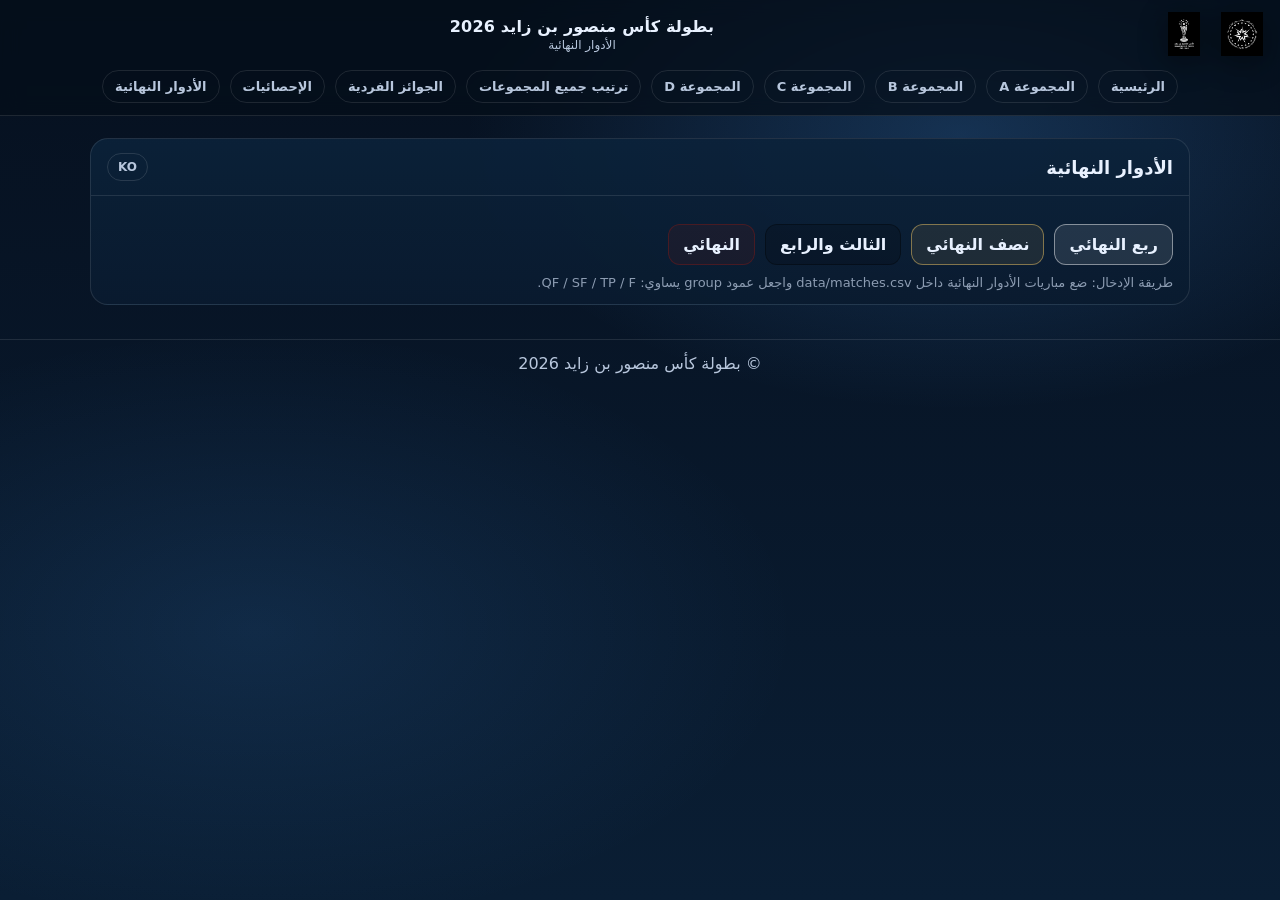
<file: knockout.html>
<!doctype html>
<html lang="ar" dir="rtl">
<head>
  <meta charset="utf-8" />
  <meta name="viewport" content="width=device-width,initial-scale=1" />
  <title>الأدوار النهائية</title>
  <link rel="icon" type="image/png" href="assets/img/logo-tournament.png">
  <link rel="stylesheet" href="assets/css/style.css" />
  <link rel="manifest" href="manifest.webmanifest">
  <meta name="theme-color" content="#0b1f3a">
  <meta name="apple-mobile-web-app-capable" content="yes">
  <meta name="apple-mobile-web-app-status-bar-style" content="default">
  <meta name="apple-mobile-web-app-title" content="كأس منصور">
  <link rel="apple-touch-icon" href="assets/icons/apple-touch-icon.png">
</head>
<body id="page">
<header class="topbar">
  <div class="topbar-logos">
    <img class="logo" src="assets/img/logo-committee-white.png" alt="شعار اللجنة" />
  </div>
  <div class="brand">
    <div class="brand-title">بطولة كأس منصور بن زايد 2026</div>
    <div class="brand-sub" id="pageSub">الأدوار النهائية</div>
  </div>
  <div class="topbar-logos">
    <img class="logo" src="assets/img/logo-cup-white.png" alt="شعار البطولة" />
  </div>
  <nav class="nav">
    <a class="nav-link" href="index.html">الرئيسية</a>
    <a class="nav-link" href="group.html?g=A">المجموعة A</a>
    <a class="nav-link" href="group.html?g=B">المجموعة B</a>
    <a class="nav-link" href="group.html?g=C">المجموعة C</a>
    <a class="nav-link" href="group.html?g=D">المجموعة D</a>
    <a class="nav-link" href="groups_all.html">ترتيب جميع المجموعات</a>
    <a class="nav-link" href="awards.html">الجوائز الفردية</a>
    <a class="nav-link" href="stats.html">الإحصائيات</a>
    <a class="nav-link" href="knockout.html">الأدوار النهائية</a>
  </nav>
</header>

<main class="container">
  <section class="card">
    <div class="card-h">
      <h2>الأدوار النهائية</h2>
      <div class="badge">KO</div>
    </div>
    <div class="card-b">
      <div class="btn-row">
        <a class="btn btn-ga" href="qf.html">ربع النهائي</a>
        <a class="btn btn-gb" href="sf.html">نصف النهائي</a>
        <a class="btn btn-gc" href="tp.html">الثالث والرابع</a>
        <a class="btn btn-gd" href="final.html">النهائي</a>
      </div>
      <div class="muted small" style="margin-top:10px">
        طريقة الإدخال: ضع مباريات الأدوار النهائية داخل <span class="mono">data/matches.csv</span> واجعل عمود <span class="mono">group</span> يساوي: QF / SF / TP / F.
      </div>
    </div>
  </section>
</main>

<footer class="footer">© بطولة كأس منصور بن زايد 2026</footer>

<script src="assets/js/main.js"></script>
<script> CupApp.initKnockout(); </script>
<script>
  if ("serviceWorker" in navigator) {
    window.addEventListener("load", function () {
      navigator.serviceWorker.register("service-worker.js")
        .then(function () { console.log("PWA ready"); })
        .catch(function (err) { console.error("SW registration failed:", err); });
    });
  }
</script>
</body>
</html>
</file>
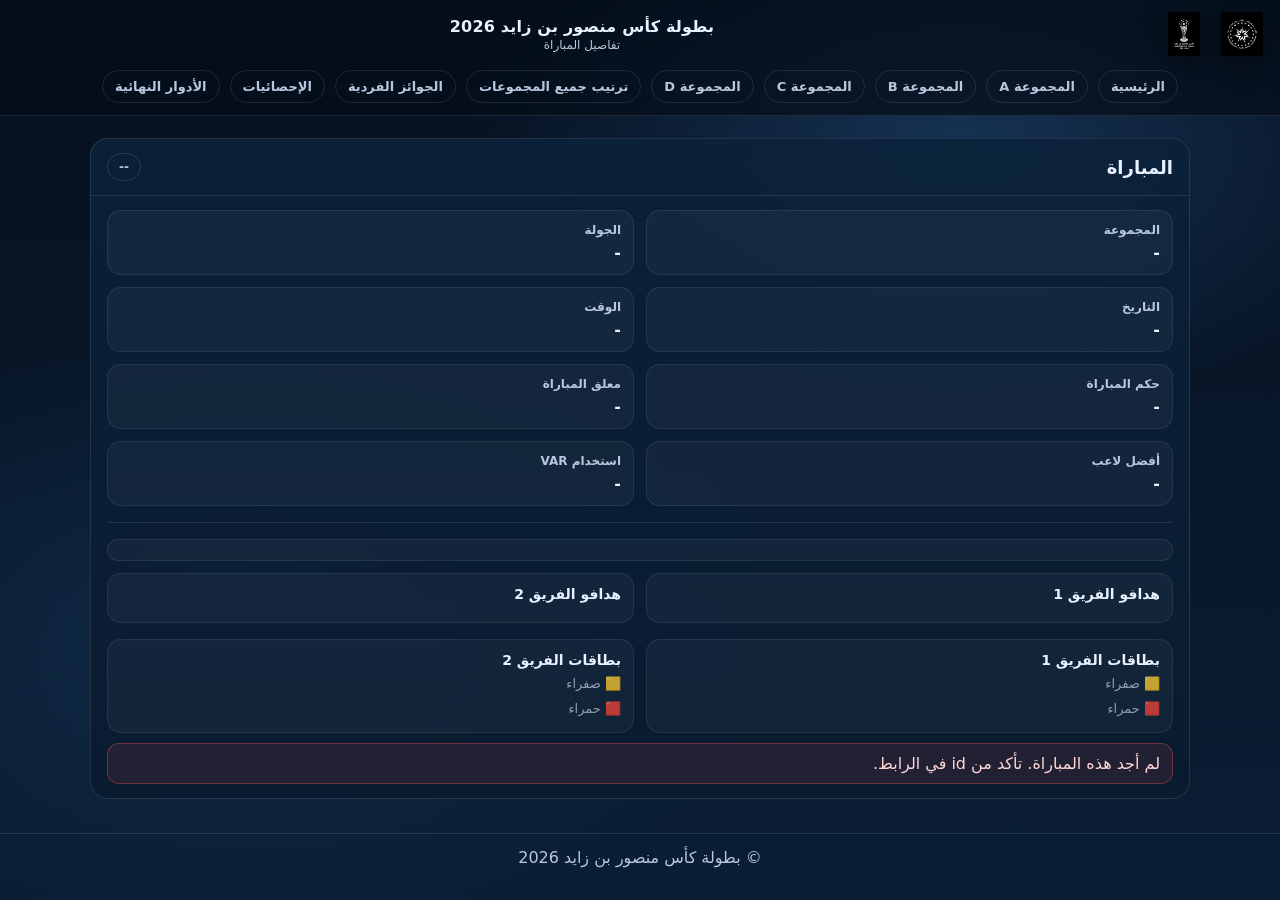
<file: match.html>
<!doctype html>
<html lang="ar" dir="rtl">
<head>
  <meta charset="utf-8" />
  <meta name="viewport" content="width=device-width,initial-scale=1" />
  <title>تفاصيل المباراة</title>
  <link rel="icon" type="image/png" href="assets/img/logo-tournament.png">
  <link rel="stylesheet" href="assets/css/style.css" />
  <link rel="manifest" href="manifest.webmanifest">
  <meta name="theme-color" content="#0b1f3a">
  <meta name="apple-mobile-web-app-capable" content="yes">
  <meta name="apple-mobile-web-app-status-bar-style" content="default">
  <meta name="apple-mobile-web-app-title" content="كأس منصور">
  <link rel="apple-touch-icon" href="assets/icons/apple-touch-icon.png">
</head>
<body id="page">
<header class="topbar">
  <div class="topbar-logos">
    <img class="logo" src="assets/img/logo-committee-white.png" alt="شعار اللجنة" />
  </div>
  <div class="brand">
    <div class="brand-title">بطولة كأس منصور بن زايد 2026</div>
    <div class="brand-sub">تفاصيل المباراة</div>
  </div>
  <div class="topbar-logos">
    <img class="logo" src="assets/img/logo-cup-white.png" alt="شعار البطولة" />
  </div>
  <nav class="nav">
    <a class="nav-link" href="index.html">الرئيسية</a>
    <a class="nav-link" href="group.html?g=A">المجموعة A</a>
    <a class="nav-link" href="group.html?g=B">المجموعة B</a>
    <a class="nav-link" href="group.html?g=C">المجموعة C</a>
    <a class="nav-link" href="group.html?g=D">المجموعة D</a>
    <a class="nav-link" href="groups_all.html">ترتيب جميع المجموعات</a>
    <a class="nav-link" href="awards.html">الجوائز الفردية</a>
    <a class="nav-link" href="stats.html">الإحصائيات</a>
    <a class="nav-link" href="knockout.html">الأدوار النهائية</a>
  </nav>
</header>

<main class="container">
  <section class="card">
    <div class="card-h">
      <h2 id="matchTitle">المباراة</h2>
      <div class="badge" id="matchCode">--</div>
    </div>
    <div class="card-b">
      <div class="grid2">
        <div class="kv">
          <div class="k">المجموعة</div>
          <div class="v" id="matchGroup">-</div>
        </div>
        <div class="kv">
          <div class="k">الجولة</div>
          <div class="v" id="matchRound">-</div>
        </div>
        <div class="kv">
          <div class="k">التاريخ</div>
          <div class="v" id="matchDate">-</div>
        </div>
        <div class="kv">
          <div class="k">الوقت</div>
          <div class="v" id="matchTime">-</div>
        </div>
        <div class="kv">
          <div class="k">حكم المباراة</div>
          <div class="v" id="matchRef">-</div>
        </div>
        <div class="kv">
          <div class="k">معلق المباراة</div>
          <div class="v" id="matchComm">-</div>
        </div>
        <div class="kv">
          <div class="k">أفضل لاعب</div>
          <div class="v" id="matchPOM">-</div>
        </div>
        <div class="kv">
          <div class="k">استخدام VAR</div>
          <div class="v" id="matchVAR">-</div>
        </div>
      </div>

      <hr class="sep" />

      <div class="scoreline" id="scoreLine"></div>

      <div class="goals">
        <div class="goals-col">
          <h3>هدافو الفريق 1</h3>
          <ul id="goals1"></ul>
        </div>
        <div class="goals-col">
          <h3>هدافو الفريق 2</h3>
          <ul id="goals2"></ul>
        </div>
      </div>

      
      <div class="goals" style="margin-top:16px">
        <div class="goals-col">
          <h3>بطاقات الفريق 1</h3>
          <div class="muted" style="margin:6px 0 4px">🟨 صفراء</div>
          <ul id="yellows1"></ul>
          <div class="muted" style="margin:10px 0 4px">🟥 حمراء</div>
          <ul id="reds1"></ul>
        </div>
        <div class="goals-col">
          <h3>بطاقات الفريق 2</h3>
          <div class="muted" style="margin:6px 0 4px">🟨 صفراء</div>
          <ul id="yellows2"></ul>
          <div class="muted" style="margin:10px 0 4px">🟥 حمراء</div>
          <ul id="reds2"></ul>
        </div>
      </div>

      <div id="loadError" class="note hidden"></div>
    </div>
  </section>
</main>

<footer class="footer">
  © بطولة كأس منصور بن زايد 2026
</footer>

<script src="assets/js/main.js"></script>
<script>
  CupApp.initMatch();
</script>
<script>
  if ("serviceWorker" in navigator) {
    window.addEventListener("load", function () {
      navigator.serviceWorker.register("service-worker.js")
        .then(function () { console.log("PWA ready"); })
        .catch(function (err) { console.error("SW registration failed:", err); });
    });
  }
</script>
</body>
</html>
</file>
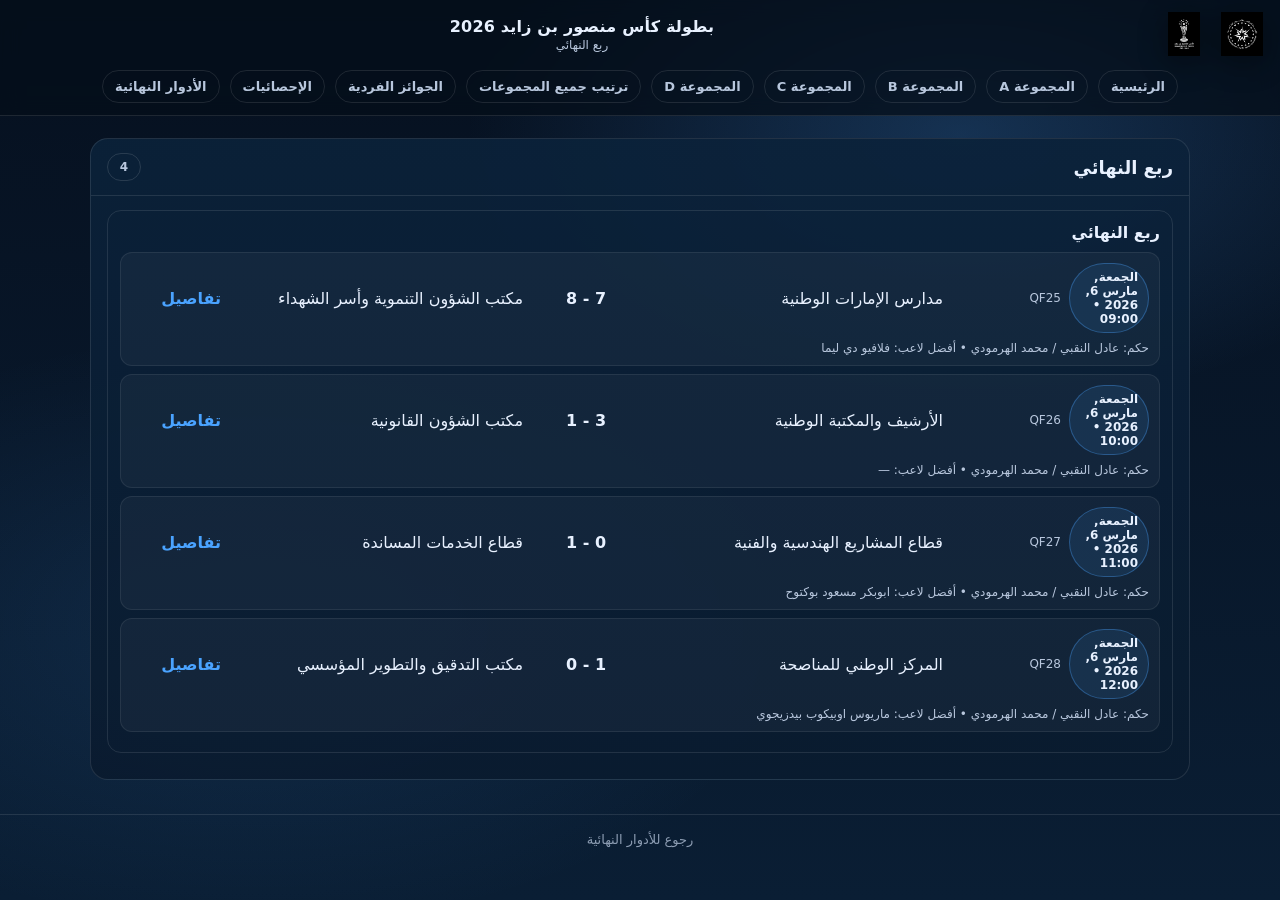
<file: qf.html>
<!doctype html>
<html lang="ar" dir="rtl">
<head>
  <meta charset="utf-8" />
  <meta name="viewport" content="width=device-width,initial-scale=1" />
  <title>ربع النهائي</title>
  <link rel="icon" type="image/png" href="assets/img/logo-tournament.png">
  <link rel="stylesheet" href="assets/css/style.css" />
  <link rel="manifest" href="manifest.webmanifest">
  <meta name="theme-color" content="#0b1f3a">
  <meta name="apple-mobile-web-app-capable" content="yes">
  <meta name="apple-mobile-web-app-status-bar-style" content="default">
  <meta name="apple-mobile-web-app-title" content="كأس منصور">
  <link rel="apple-touch-icon" href="assets/icons/apple-touch-icon.png">
</head>
<body id="page">
<header class="topbar">
  <div class="topbar-logos">
    <img class="logo" src="assets/img/logo-committee-white.png" alt="شعار اللجنة" />
  </div>
  <div class="brand">
    <div class="brand-title">بطولة كأس منصور بن زايد 2026</div>
    <div class="brand-sub" id="pageSub">ربع النهائي</div>
  </div>
  <div class="topbar-logos">
    <img class="logo" src="assets/img/logo-cup-white.png" alt="شعار البطولة" />
  </div>
  <nav class="nav">
    <a class="nav-link" href="index.html">الرئيسية</a>
    <a class="nav-link" href="group.html?g=A">المجموعة A</a>
    <a class="nav-link" href="group.html?g=B">المجموعة B</a>
    <a class="nav-link" href="group.html?g=C">المجموعة C</a>
    <a class="nav-link" href="group.html?g=D">المجموعة D</a>
    <a class="nav-link" href="groups_all.html">ترتيب جميع المجموعات</a>
    <a class="nav-link" href="awards.html">الجوائز الفردية</a>
    <a class="nav-link" href="stats.html">الإحصائيات</a>
    <a class="nav-link" href="knockout.html">الأدوار النهائية</a>
  </nav>
</header>

<main class="container">
  <section class="card">
    <div class="card-h">
      <h2 id="stageTitle">ربع النهائي</h2>
      <div class="badge" id="matchesCount">0</div>
    </div>
    <div class="card-b" id="matchesByRound"></div>
    <div id="loadError" class="note hidden"></div>
  </section>
</main>

<footer class="footer">
  <a class="muted" href="knockout.html">رجوع للأدوار النهائية</a>
</footer>

<script src="assets/js/main.js"></script>
<script>
  CupApp.initStage("QF", "ربع النهائي");
</script>
<script>
  if ("serviceWorker" in navigator) {
    window.addEventListener("load", function () {
      navigator.serviceWorker.register("service-worker.js")
        .then(function () { console.log("PWA ready"); })
        .catch(function (err) { console.error("SW registration failed:", err); });
    });
  }
</script>
</body>
</html>
</file>
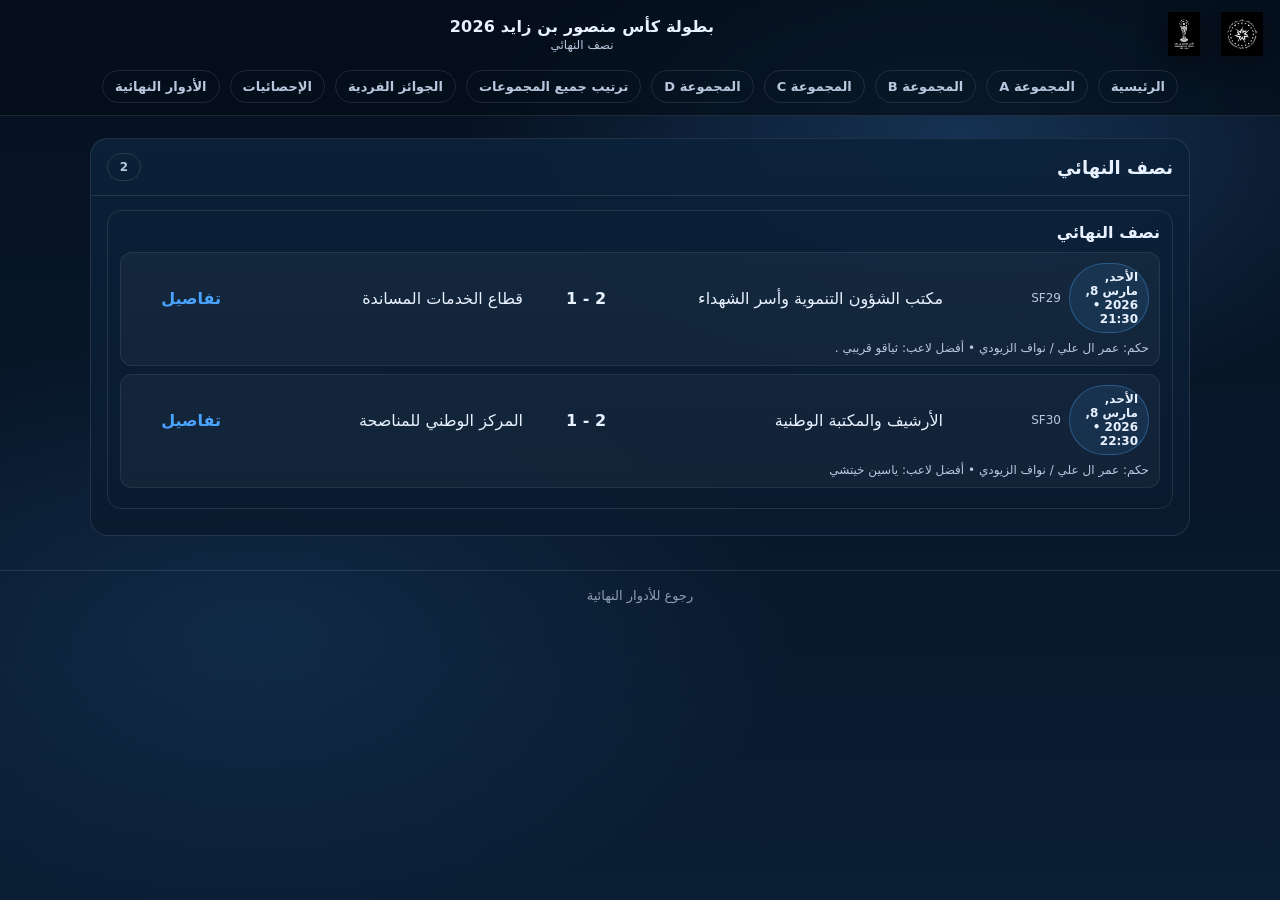
<file: sf.html>
<!doctype html>
<html lang="ar" dir="rtl">
<head>
  <meta charset="utf-8" />
  <meta name="viewport" content="width=device-width,initial-scale=1" />
  <title>نصف النهائي</title>
  <link rel="icon" type="image/png" href="assets/img/logo-tournament.png">
  <link rel="stylesheet" href="assets/css/style.css" />
  <link rel="manifest" href="manifest.webmanifest">
  <meta name="theme-color" content="#0b1f3a">
  <meta name="apple-mobile-web-app-capable" content="yes">
  <meta name="apple-mobile-web-app-status-bar-style" content="default">
  <meta name="apple-mobile-web-app-title" content="كأس منصور">
  <link rel="apple-touch-icon" href="assets/icons/apple-touch-icon.png">
</head>
<body id="page">
<header class="topbar">
  <div class="topbar-logos">
    <img class="logo" src="assets/img/logo-committee-white.png" alt="شعار اللجنة" />
  </div>
  <div class="brand">
    <div class="brand-title">بطولة كأس منصور بن زايد 2026</div>
    <div class="brand-sub" id="pageSub">نصف النهائي</div>
  </div>
  <div class="topbar-logos">
    <img class="logo" src="assets/img/logo-cup-white.png" alt="شعار البطولة" />
  </div>
  <nav class="nav">
    <a class="nav-link" href="index.html">الرئيسية</a>
    <a class="nav-link" href="group.html?g=A">المجموعة A</a>
    <a class="nav-link" href="group.html?g=B">المجموعة B</a>
    <a class="nav-link" href="group.html?g=C">المجموعة C</a>
    <a class="nav-link" href="group.html?g=D">المجموعة D</a>
    <a class="nav-link" href="groups_all.html">ترتيب جميع المجموعات</a>
    <a class="nav-link" href="awards.html">الجوائز الفردية</a>
    <a class="nav-link" href="stats.html">الإحصائيات</a>
    <a class="nav-link" href="knockout.html">الأدوار النهائية</a>
  </nav>
</header>

<main class="container">
  <section class="card">
    <div class="card-h">
      <h2 id="stageTitle">نصف النهائي</h2>
      <div class="badge" id="matchesCount">0</div>
    </div>
    <div class="card-b" id="matchesByRound"></div>
    <div id="loadError" class="note hidden"></div>
  </section>
</main>

<footer class="footer">
  <a class="muted" href="knockout.html">رجوع للأدوار النهائية</a>
</footer>

<script src="assets/js/main.js"></script>
<script>
  CupApp.initStage("SF", "نصف النهائي");
</script>
<script>
  if ("serviceWorker" in navigator) {
    window.addEventListener("load", function () {
      navigator.serviceWorker.register("service-worker.js")
        .then(function () { console.log("PWA ready"); })
        .catch(function (err) { console.error("SW registration failed:", err); });
    });
  }
</script>
</body>
</html>
</file>
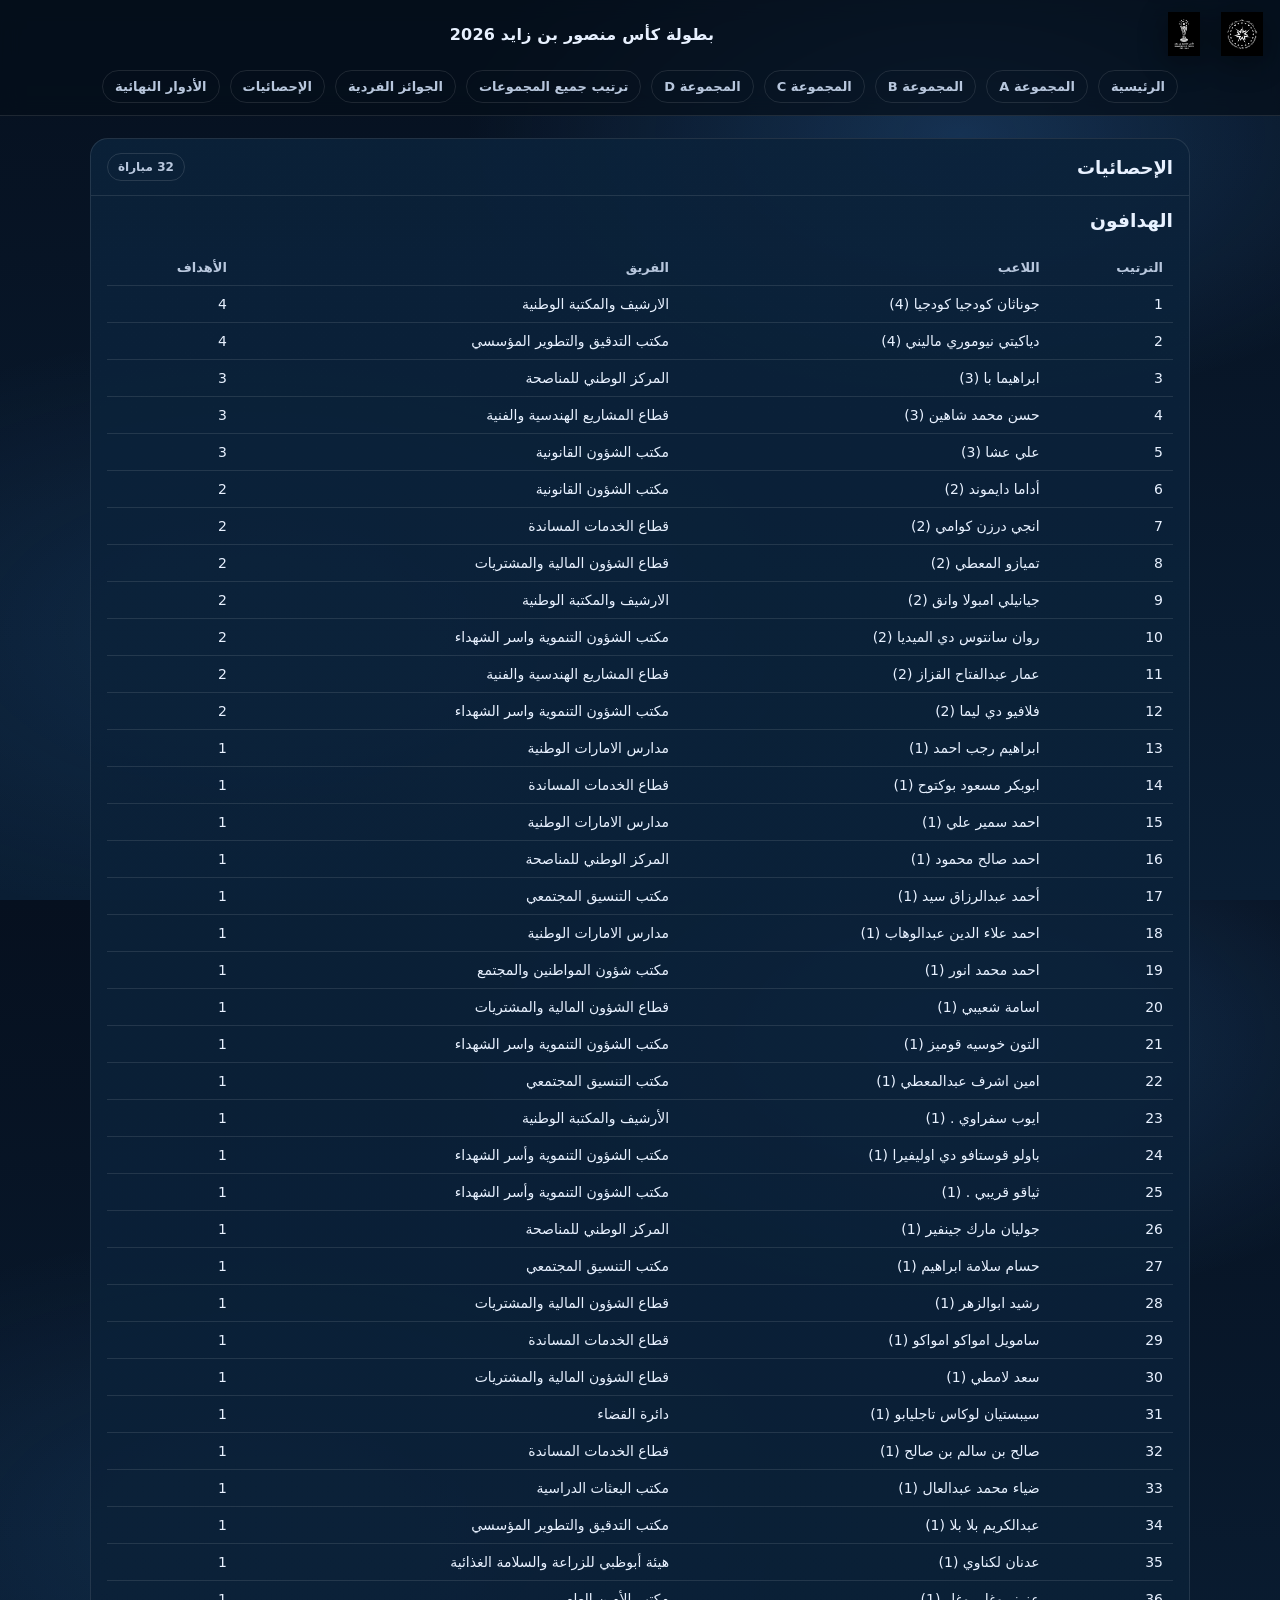
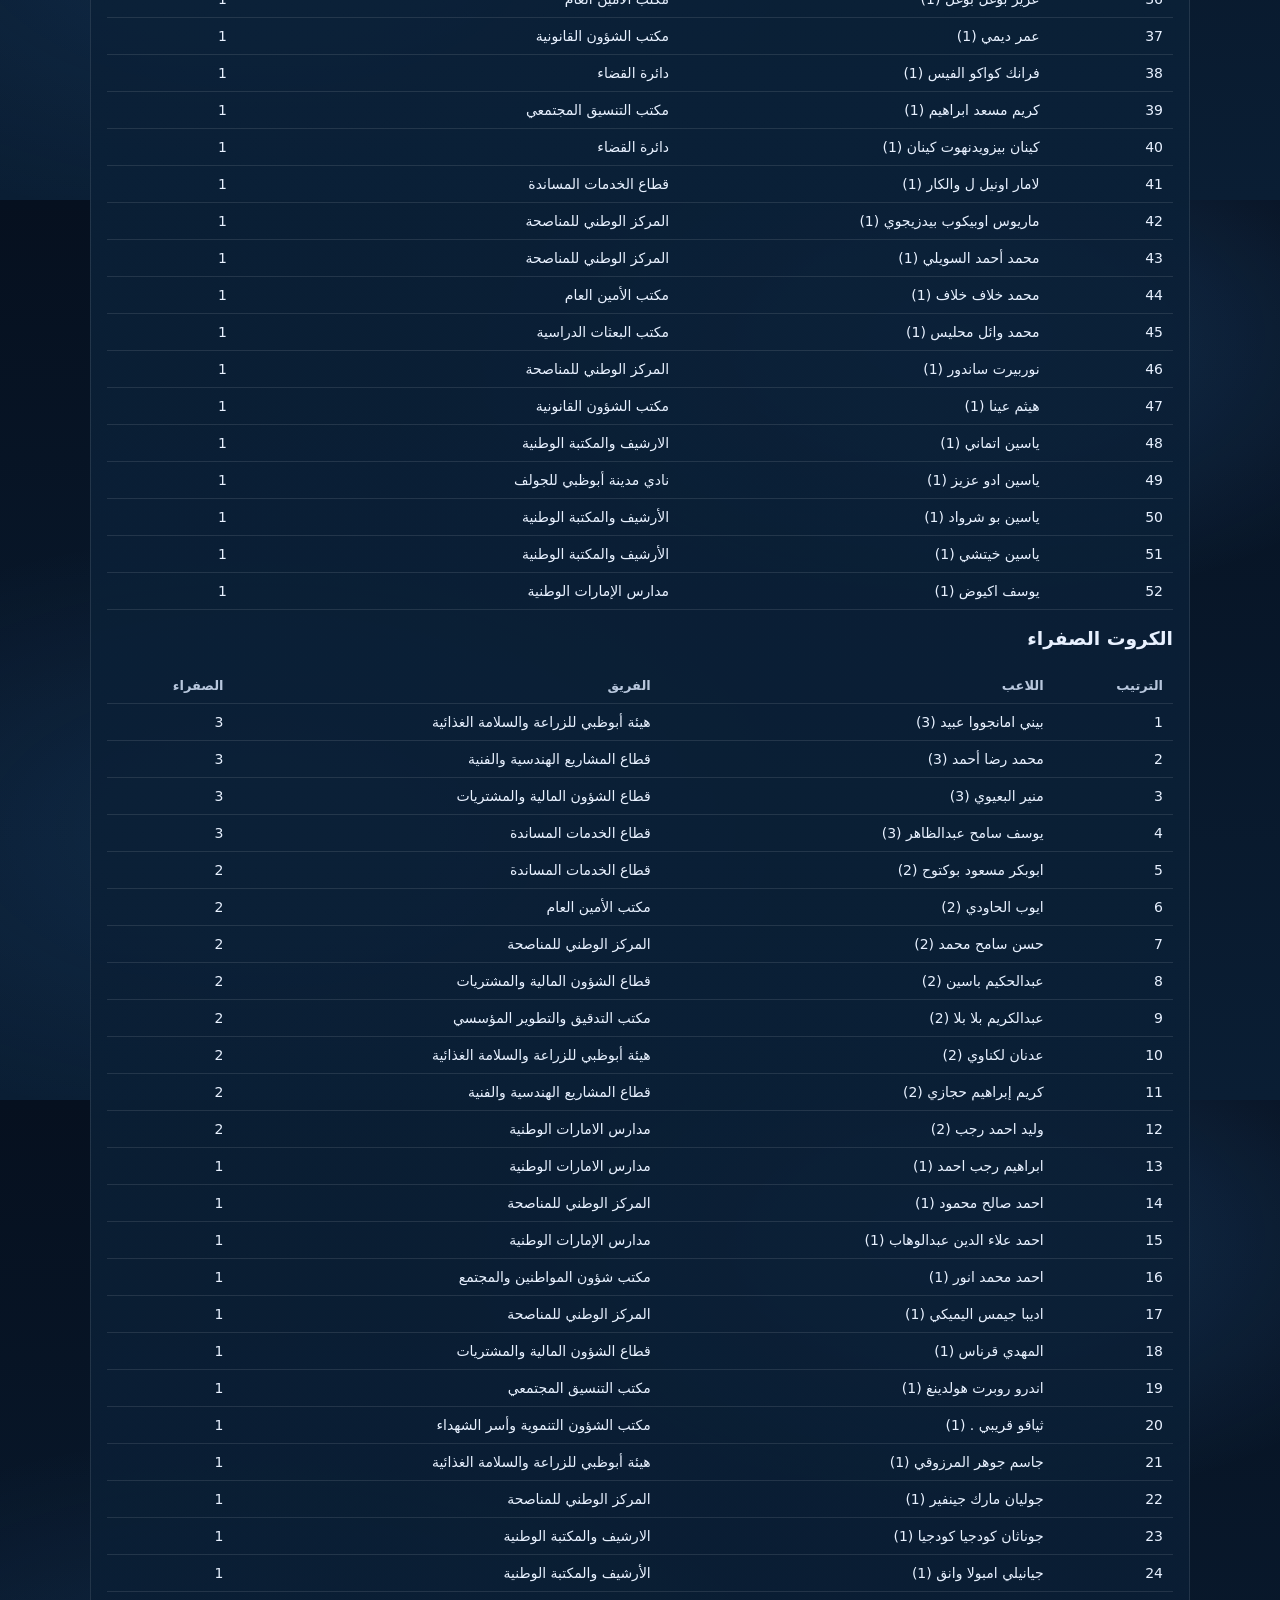
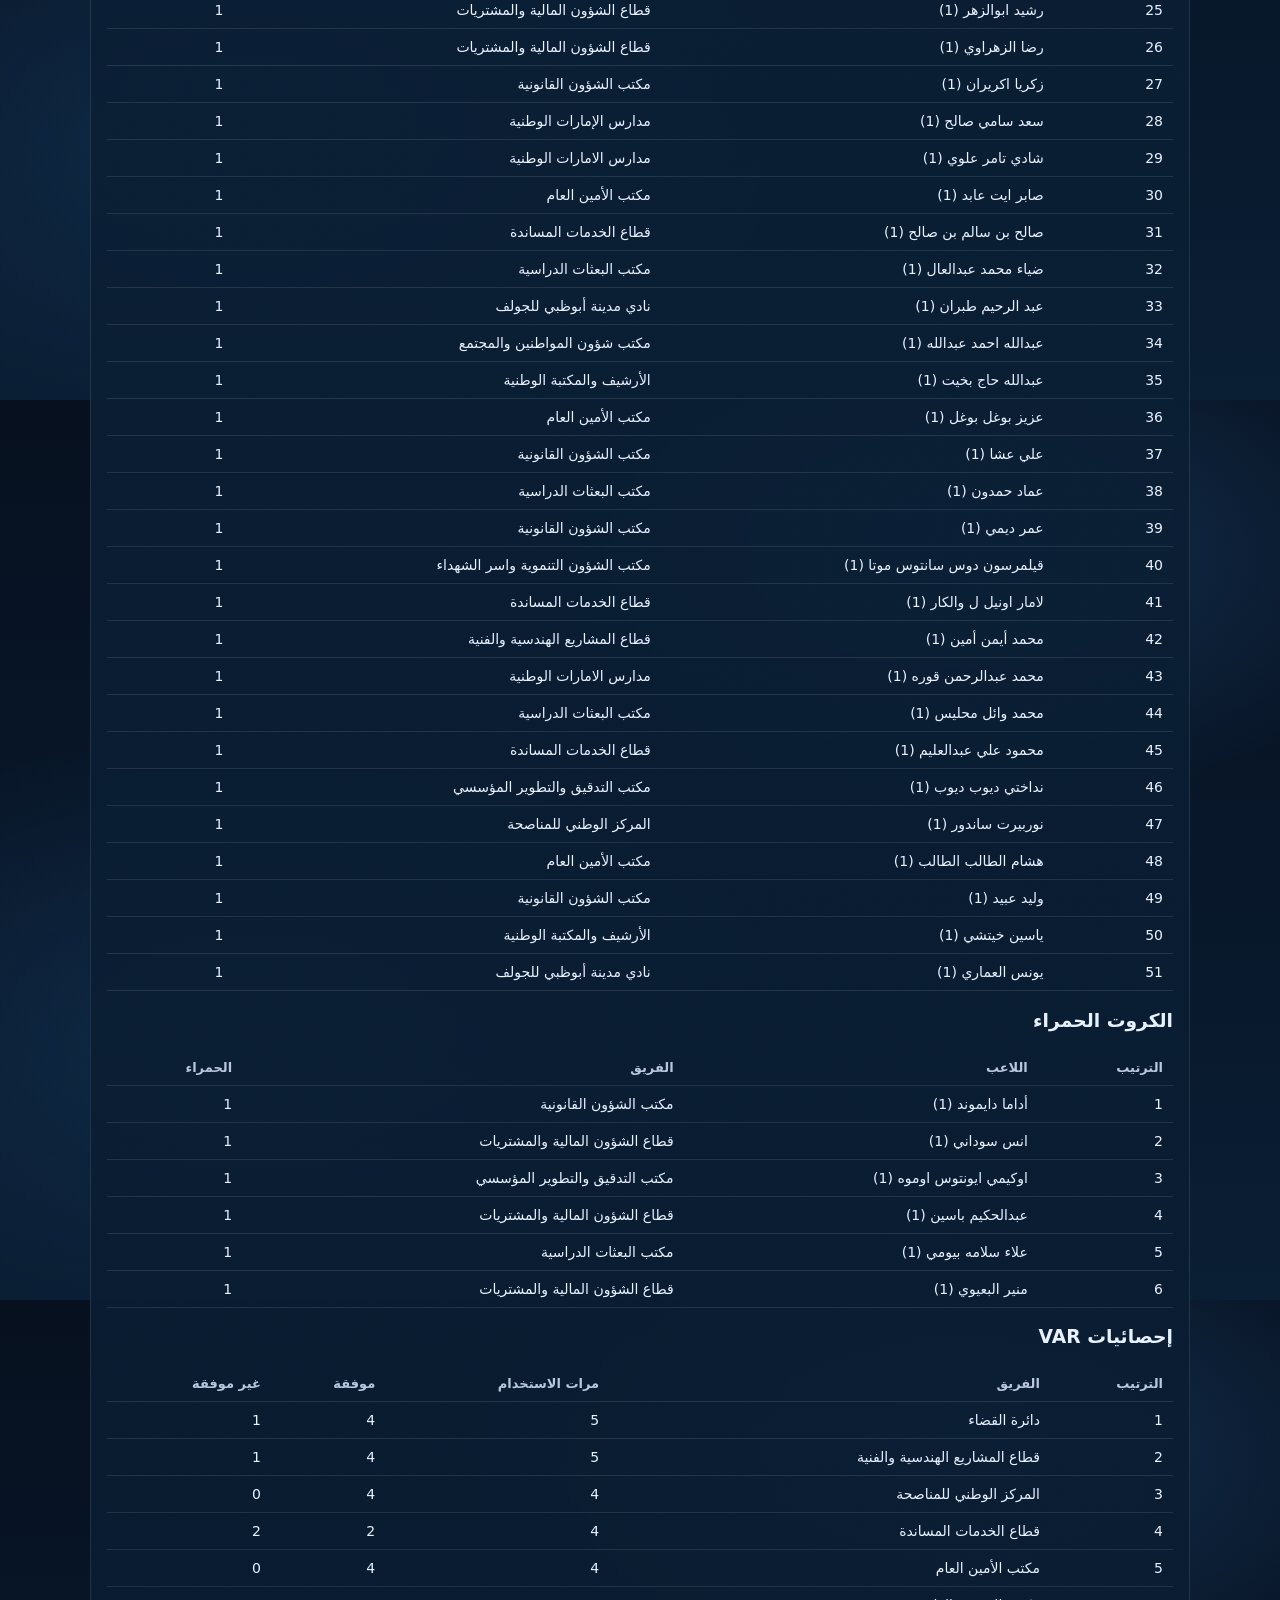
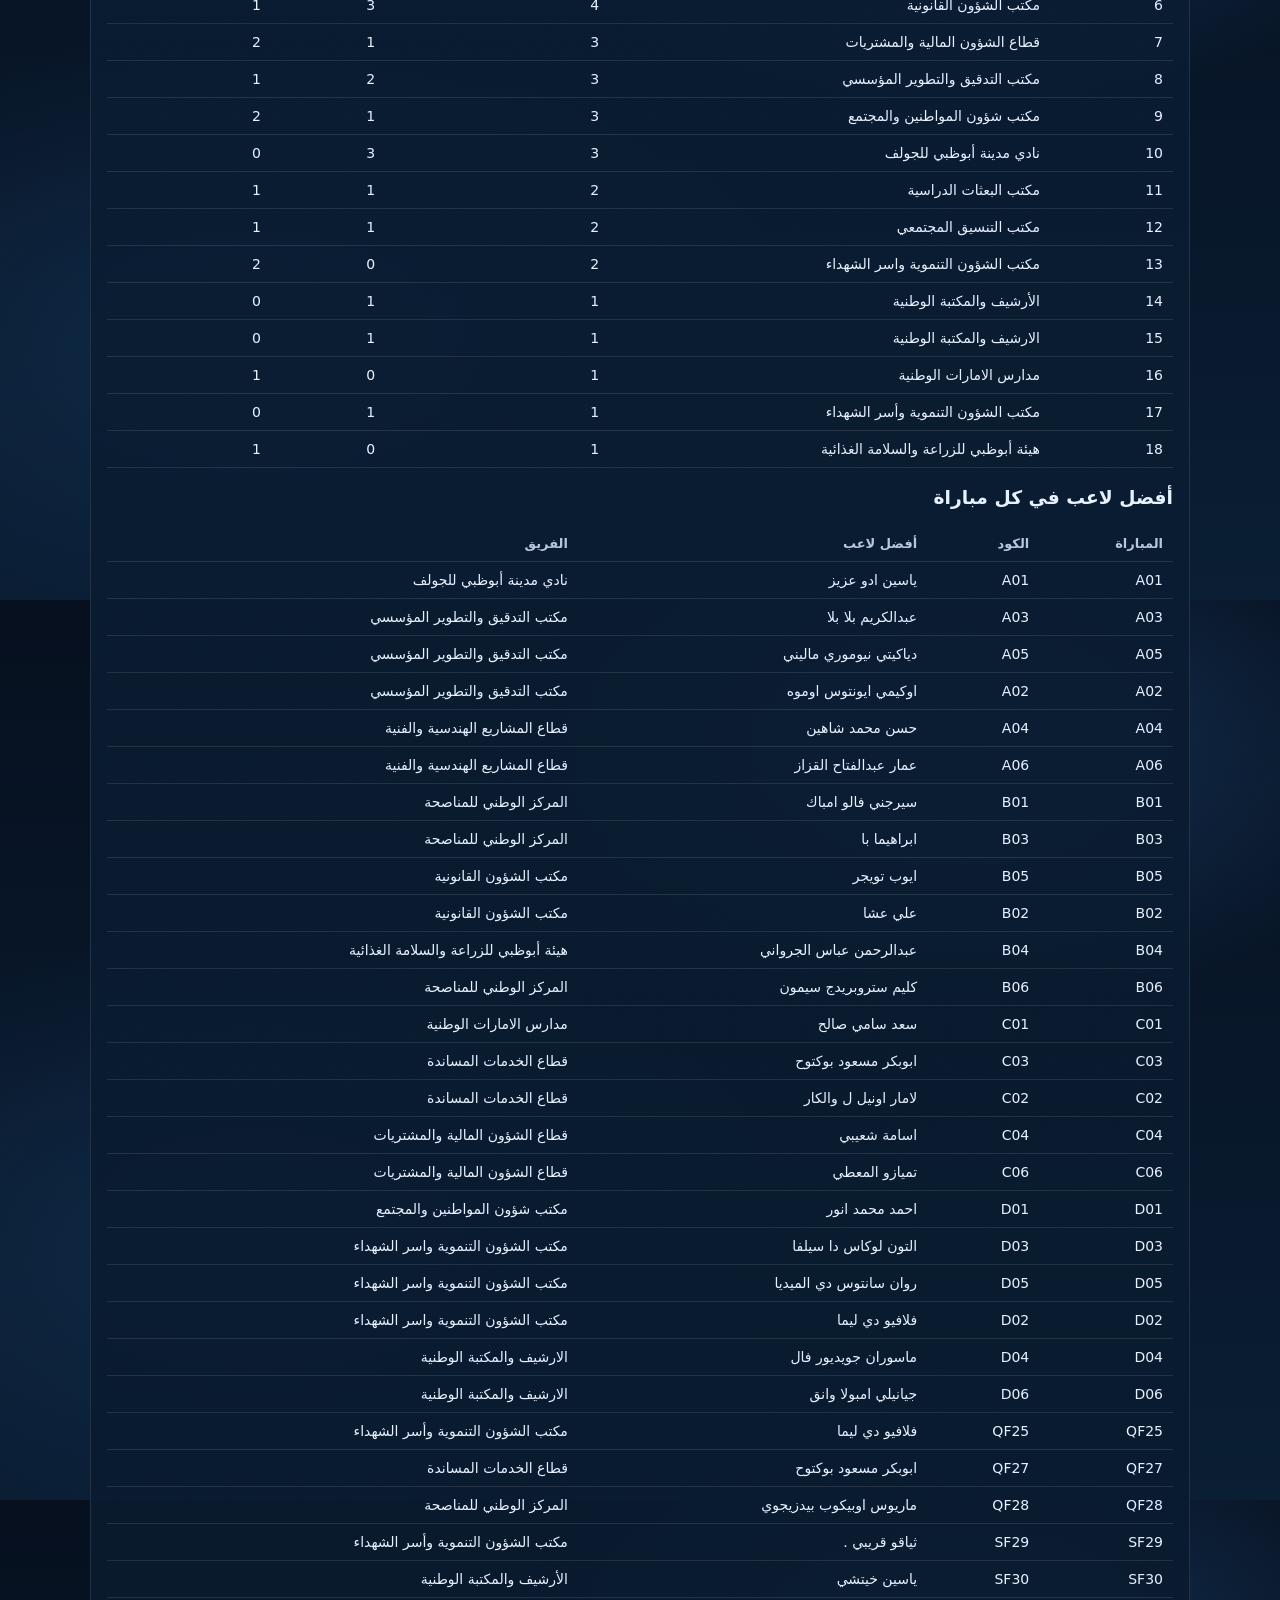
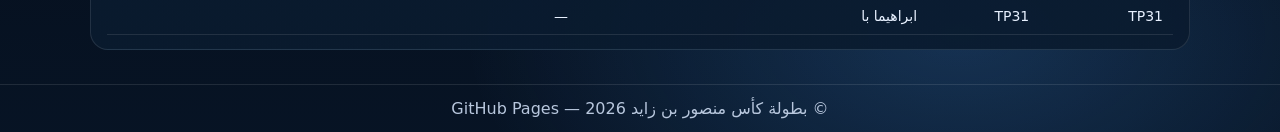
<file: stats.html>
<!doctype html>
<html lang="ar" dir="rtl">
<head>
  <meta charset="utf-8" />
  <meta name="viewport" content="width=device-width,initial-scale=1" />
  <title>الإحصائيات - بطولة كأس منصور بن زايد 2026</title>
  <link rel="icon" type="image/png" href="assets/img/logo-tournament.png">
  <link rel="stylesheet" href="assets/css/style.css" />
  <link rel="manifest" href="manifest.webmanifest">
  <meta name="theme-color" content="#0b1f3a">
  <meta name="apple-mobile-web-app-capable" content="yes">
  <meta name="apple-mobile-web-app-status-bar-style" content="default">
  <meta name="apple-mobile-web-app-title" content="كأس منصور">
  <link rel="apple-touch-icon" href="assets/icons/apple-touch-icon.png">
</head>
<body>
<header class="topbar">
  <div class="topbar-logos">
    <img class="logo" src="assets/img/logo-committee-white.png" alt="شعار اللجنة" />
  </div>
  <div class="brand">
    <div class="brand-title">بطولة كأس منصور بن زايد 2026</div>
    
  </div>
  <div class="topbar-logos">
    <img class="logo" src="assets/img/logo-cup-white.png" alt="شعار البطولة" />
  </div>
  <nav class="nav">
    <a class="nav-link" href="index.html">الرئيسية</a>
    <a class="nav-link" href="group.html?g=A">المجموعة A</a>
    <a class="nav-link" href="group.html?g=B">المجموعة B</a>
    <a class="nav-link" href="group.html?g=C">المجموعة C</a>
    <a class="nav-link" href="group.html?g=D">المجموعة D</a>
    <a class="nav-link" href="groups_all.html">ترتيب جميع المجموعات</a>
    <a class="nav-link" href="awards.html">الجوائز الفردية</a>
    <a class="nav-link" class="nav-link active" href="stats.html">الإحصائيات</a>
    <a class="nav-link" href="knockout.html">الأدوار النهائية</a>
  </nav>
</header>
<main class="container">
  <section class="card">
    <div class="card-h">
      <h2>الإحصائيات</h2>
      <div class="badge" id="statsBadge">—</div>
    </div>
    <div class="card-b">
      <div id="loadError" class="note hidden"></div>

      <h3 style="margin-top:0">الهدافون</h3>
      <div class="table-wrap">
        <table class="table" id="tblScorers">
          <thead><tr><th>الترتيب</th><th>اللاعب</th><th>الفريق</th><th>الأهداف</th></tr></thead>
          <tbody></tbody>
        </table>
      </div>

      <h3>الكروت الصفراء</h3>
      <div class="table-wrap">
        <table class="table" id="tblYC">
          <thead><tr><th>الترتيب</th><th>اللاعب</th><th>الفريق</th><th>الصفراء</th></tr></thead>
          <tbody></tbody>
        </table>
      </div>

      <h3>الكروت الحمراء</h3>
      <div class="table-wrap">
        <table class="table" id="tblRC">
          <thead><tr><th>الترتيب</th><th>اللاعب</th><th>الفريق</th><th>الحمراء</th></tr></thead>
          <tbody></tbody>
        </table>
      </div>

      <h3>إحصائيات VAR</h3>
      <div class="table-wrap">
        <table class="table" id="tblVAR">
          <thead><tr><th>الترتيب</th><th>الفريق</th><th>مرات الاستخدام</th><th>موفقة</th><th>غير موفقة</th></tr></thead>
          <tbody></tbody>
        </table>
      </div>

      <h3>أفضل لاعب في كل مباراة</h3>
      <div class="table-wrap">
        <table class="table" id="tblMOM">
          <thead><tr><th>المباراة</th><th>الكود</th><th>أفضل لاعب</th><th>الفريق</th></tr></thead>
          <tbody></tbody>
        </table>
      </div>

    </div>
  </section>
</main>

<footer class="footer">
  © بطولة كأس منصور بن زايد 2026 — GitHub Pages
</footer>

<script src="assets/js/main.js"></script>
<script src="assets/js/stats.js"></script>
<script>
  CupStats.init();
</script>
<script>
  if ("serviceWorker" in navigator) {
    window.addEventListener("load", function () {
      navigator.serviceWorker.register("service-worker.js")
        .then(function () { console.log("PWA ready"); })
        .catch(function (err) { console.error("SW registration failed:", err); });
    });
  }
</script>
</body>
</html>
</file>
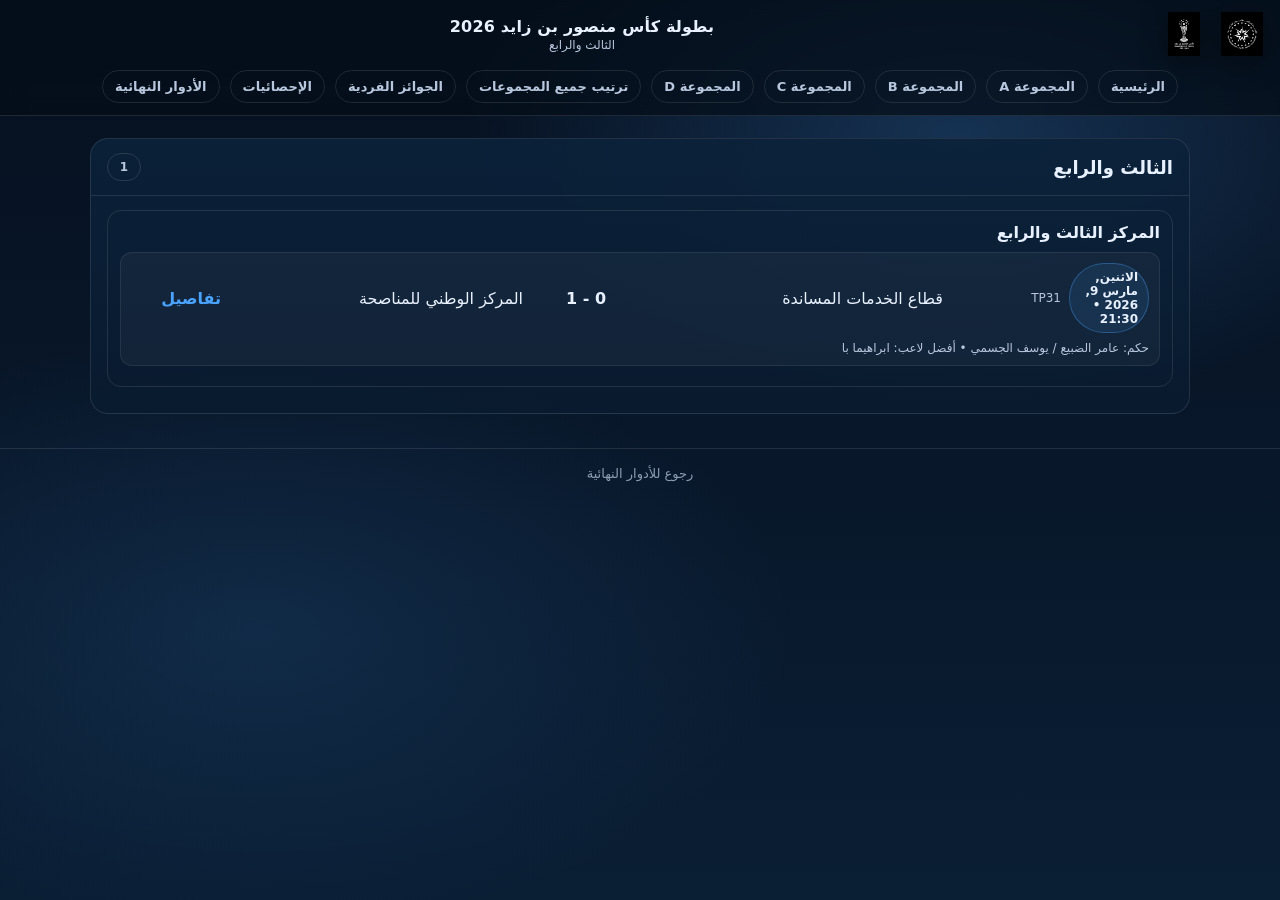
<file: tp.html>
<!doctype html>
<html lang="ar" dir="rtl">
<head>
  <meta charset="utf-8" />
  <meta name="viewport" content="width=device-width,initial-scale=1" />
  <title>الثالث والرابع</title>
  <link rel="icon" type="image/png" href="assets/img/logo-tournament.png">
  <link rel="stylesheet" href="assets/css/style.css" />
  <link rel="manifest" href="manifest.webmanifest">
  <meta name="theme-color" content="#0b1f3a">
  <meta name="apple-mobile-web-app-capable" content="yes">
  <meta name="apple-mobile-web-app-status-bar-style" content="default">
  <meta name="apple-mobile-web-app-title" content="كأس منصور">
  <link rel="apple-touch-icon" href="assets/icons/apple-touch-icon.png">
</head>
<body id="page">
<header class="topbar">
  <div class="topbar-logos">
    <img class="logo" src="assets/img/logo-committee-white.png" alt="شعار اللجنة" />
  </div>
  <div class="brand">
    <div class="brand-title">بطولة كأس منصور بن زايد 2026</div>
    <div class="brand-sub" id="pageSub">الثالث والرابع</div>
  </div>
  <div class="topbar-logos">
    <img class="logo" src="assets/img/logo-cup-white.png" alt="شعار البطولة" />
  </div>
  <nav class="nav">
    <a class="nav-link" href="index.html">الرئيسية</a>
    <a class="nav-link" href="group.html?g=A">المجموعة A</a>
    <a class="nav-link" href="group.html?g=B">المجموعة B</a>
    <a class="nav-link" href="group.html?g=C">المجموعة C</a>
    <a class="nav-link" href="group.html?g=D">المجموعة D</a>
    <a class="nav-link" href="groups_all.html">ترتيب جميع المجموعات</a>
    <a class="nav-link" href="awards.html">الجوائز الفردية</a>
    <a class="nav-link" href="stats.html">الإحصائيات</a>
    <a class="nav-link" href="knockout.html">الأدوار النهائية</a>
  </nav>
</header>

<main class="container">
  <section class="card">
    <div class="card-h">
      <h2 id="stageTitle">الثالث والرابع</h2>
      <div class="badge" id="matchesCount">0</div>
    </div>
    <div class="card-b" id="matchesByRound"></div>
    <div id="loadError" class="note hidden"></div>
  </section>
</main>

<footer class="footer">
  <a class="muted" href="knockout.html">رجوع للأدوار النهائية</a>
</footer>

<script src="assets/js/main.js"></script>
<script>
  CupApp.initStage("TP", "الثالث والرابع");
</script>
<script>
  if ("serviceWorker" in navigator) {
    window.addEventListener("load", function () {
      navigator.serviceWorker.register("service-worker.js")
        .then(function () { console.log("PWA ready"); })
        .catch(function (err) { console.error("SW registration failed:", err); });
    });
  }
</script>
</body>
</html>
</file>
<file: assets/css/style.css>
/* Minimal, robust, RTL-friendly styling */
:root{
  --bg1:#06101f;
  --bg2:#0a1e34;
  --card:#0b223a;
  --card2:#0a1b2f;
  --line:rgba(255,255,255,.10);
  --text:#e8f1ff;
  --muted:#b8c7dd;
  --accent:#4aa3ff;
}
*{box-sizing:border-box}
html,body{height:100%}
body{
  margin:0;
  font-family: system-ui, -apple-system, "Segoe UI", Tahoma, Arial, sans-serif;
  background: radial-gradient(900px 500px at 75% 15%, rgba(74,163,255,.22), transparent 55%),
              radial-gradient(900px 500px at 20% 70%, rgba(74,163,255,.12), transparent 60%),
              linear-gradient(180deg,var(--bg1),var(--bg2));
  color:var(--text);
}
a{color:inherit;text-decoration:none}
code{background:rgba(255,255,255,.08); padding:.12rem .35rem; border-radius:.35rem}
.container{width:min(1100px, 92vw); margin:22px auto 34px}
.topbar{
  position:sticky; top:0; z-index:10;
  backdrop-filter: blur(10px);
  background: rgba(5,14,26,.72);
  border-bottom:1px solid var(--line);
  padding:12px 16px;
  display:flex; align-items:center; justify-content:space-between; gap:14px;
}

.topbar-logos{
  display:flex;
  align-items:center;
  gap:10px;
  flex:0 0 auto;
}

.logo{
  width:44px;
  height:44px;
  object-fit:contain;
  filter: drop-shadow(0 6px 16px rgba(0,0,0,.45));
  opacity:.95;
}

.hero{ position:relative; }
.hero-bg{
  position:absolute;
  inset:0;
  width:100%;
  height:100%;
  object-fit:cover;
  opacity:.55;
  transform: scale(1.02);
}
.hero-logo{
  position:absolute;
  top:18px;
  width:84px;
  height:84px;
  object-fit:contain;
  filter: drop-shadow(0 8px 22px rgba(0,0,0,.55));
  opacity:.98;
  z-index:2;
}
.hero-logo-left{ left:18px; }
.hero-logo-right{ right:18px; }

.hero-card{ position:relative; z-index:3; }

@media (max-width: 720px){
  .logo{ width:34px; height:34px; }
  .hero-logo{ width:60px; height:60px; top:12px; }
  .hero-logo-left{ left:12px; }
  .hero-logo-right{ right:12px; }
}
.brand-title{font-weight:800; letter-spacing:.2px}
.brand-sub{font-size:12px; color:var(--muted); margin-top:2px}
.nav{display:flex; gap:10px; flex-wrap:wrap}
.nav-link{
  padding:8px 12px; border:1px solid var(--line); border-radius:999px;
  color:var(--muted); font-weight:700; font-size:13px;
}
.nav-link.active, .nav-link:hover{color:var(--text); border-color:rgba(74,163,255,.45); background:rgba(74,163,255,.10)}
.hero{margin-top:10px}
.hero-card{
  background: linear-gradient(180deg, rgba(10,32,55,.88), rgba(8,24,40,.88));
  border:1px solid var(--line);
  border-radius:18px;
  padding:22px;
}
.hero-card h1{margin:0 0 10px; font-size:34px}
.btn-row{display:flex; gap:10px; flex-wrap:wrap; margin-top:14px}
.btn{
  background:rgba(74,163,255,.14);
  border:1px solid rgba(74,163,255,.35);
  padding:10px 14px;
  border-radius:12px;
  font-weight:800;
}
.btn:hover{background:rgba(74,163,255,.22)}
.card{
  margin-top:16px;
  background: linear-gradient(180deg, rgba(11,34,58,.92), rgba(10,27,47,.92));
  border:1px solid var(--line);
  border-radius:18px;
  overflow:hidden;
}
.card-h{
  padding:14px 16px;
  border-bottom:1px solid var(--line);
  display:flex; align-items:center; justify-content:space-between; gap:12px;
}
.card-h h2{margin:0; font-size:18px}
.card-b{padding:14px 16px}
.badge{
  min-width:34px; text-align:center;
  padding:6px 10px;
  border-radius:999px;
  border:1px solid rgba(255,255,255,.12);
  color:var(--muted);
  font-weight:900; font-size:12px;
}
.table-wrap{overflow:auto}
.table{
  width:100%;
  border-collapse:collapse;
  min-width:780px;
}
.table th,.table td{
  border-bottom:1px solid var(--line);
  padding:10px 10px;
  text-align:right;
  white-space:nowrap;
  font-size:14px;
}
.table th{color:var(--muted); font-weight:900; font-size:13px}
.muted{color:var(--muted)}
.small{font-size:12px}
.note{
  margin-top:10px;
  padding:10px 12px;
  border-radius:12px;
  border:1px solid rgba(255,80,80,.35);
  background: rgba(255,80,80,.10);
  color:#ffd7d7;
}
.hidden{display:none}
.round{
  border:1px solid var(--line);
  border-radius:14px;
  padding:12px;
  margin-bottom:12px;
}
.round-title{font-weight:900; margin:0 0 10px}
.match-row{
  display:grid;
  grid-template-columns: 80px 110px 1fr 110px 1fr 90px;
  gap:8px;
  align-items:center;
  padding:10px;
  border-radius:12px;
  border:1px solid rgba(255,255,255,.08);
  background: rgba(255,255,255,.04);
  margin-bottom:8px;
}
.match-row .score{font-weight:900; text-align:center}
.match-row .pill{
  justify-self:start;
  padding:6px 10px;
  border-radius:999px;
  border:1px solid rgba(74,163,255,.35);
  background: rgba(74,163,255,.10);
  font-weight:900;
  font-size:12px;
}
.match-row .dim{color:var(--muted); font-size:12px}
.match-row a{color:var(--accent); font-weight:900}
.grid2{
  display:grid;
  grid-template-columns: repeat(2, minmax(0,1fr));
  gap:12px;
}
.kv{border:1px solid rgba(255,255,255,.08); background:rgba(255,255,255,.04); border-radius:14px; padding:12px}
.kv .k{color:var(--muted); font-size:12px; font-weight:900}
.kv .v{margin-top:6px; font-weight:800}
.sep{border:none; border-top:1px solid var(--line); margin:16px 0}
.scoreline{
  font-size:22px;
  font-weight:1000;
  text-align:center;
  padding:10px;
  border-radius:14px;
  border:1px solid rgba(255,255,255,.08);
  background:rgba(255,255,255,.04);
}
.goals{display:grid; grid-template-columns: repeat(2, minmax(0,1fr)); gap:12px; margin-top:12px}
.goals-col{border:1px solid rgba(255,255,255,.08); background:rgba(255,255,255,.04); border-radius:14px; padding:12px}
.goals-col h3{margin:0 0 8px; font-size:14px}
.goals-col ul{margin:0; padding:0 18px}
.footer{
  border-top:1px solid var(--line);
  color:var(--muted);
  padding:14px 16px;
  text-align:center;
}
@media (max-width: 820px){
  .hero-card h1{font-size:26px}
  .grid2{grid-template-columns:1fr}
  .match-row{grid-template-columns: 70px 92px 1fr 90px 1fr 80px}
}


/* ===== Mobile-first refinements (phone friendly) ===== */
@media (max-width: 760px){
  .container{padding:12px;}
  .topbar{padding:10px 12px; gap:10px; flex-wrap:wrap;}
  .topbar-logos{order:1; gap:8px;}
  .topbar-logos .logo{width:34px; height:auto;}
  .brand{order:2; width:calc(100% - 100px);}
  .brand-title{font-size:16px; line-height:1.25;}
  .brand-sub{font-size:12px; opacity:.9;}
  .nav{order:3; width:100%; overflow-x:auto; white-space:nowrap; -webkit-overflow-scrolling:touch; justify-content:flex-start; padding:6px 0; gap:6px;}
  .nav::-webkit-scrollbar{height:6px;}
  .nav-link{display:inline-block; padding:8px 10px; font-size:13px; border-radius:999px;}
  .hero{padding:14px;}
  .hero h1{font-size:28px;}
  .hero p{font-size:14px; line-height:1.7;}
  .kpis{grid-template-columns:repeat(2,1fr); gap:10px;}
  .kpi{padding:10px;}
  .kpi b{font-size:22px;}
  .card{border-radius:16px;}
  .card-h{padding:10px 12px;}
  .card-b{padding:10px 12px;}
  .table-wrap{overflow-x:auto; -webkit-overflow-scrolling:touch;}
  table{min-width:720px;}
  th,td{font-size:13px; padding:10px 10px;}
  .btn-row{flex-direction:column; gap:10px;}
  .btn{width:100%; justify-content:center;}
  .footer{padding:14px 12px; font-size:12px;}
}

/* Extra small phones */
@media (max-width: 420px){
  .brand{width:100%;}
  .brand-title{font-size:15px;}
  .hero h1{font-size:24px;}
  table{min-width:680px;}
}


/* ===== Mobile fixes (group details, header, logos) ===== */
@media (max-width: 720px){
  header.topbar{
    flex-wrap: wrap;
    gap: 10px;
    padding: 10px 12px;
  }
  header.topbar .topbar-logos{
    flex: 0 0 auto;
  }
  header.topbar img.logo{
    height: 34px;
    width: auto;
    opacity: 1;
    filter: none;
  }
  header.topbar .brand{
    flex: 1 1 100%;
    order: 2;
    text-align: center;
    margin: 0;
  }
  header.topbar .brand-title,
  header.topbar .brand-sub{
    text-align: center;
    width: 100%;
  }
  header.topbar .nav{
    order: 3;
    width: 100%;
    justify-content: center;
    overflow-x: auto;
    -webkit-overflow-scrolling: touch;
    padding-bottom: 6px;
  }
  header.topbar .nav::-webkit-scrollbar{height:6px}
  header.topbar .nav-link{white-space: nowrap}
}

/* Make 'تفاصيل' always visible on mobile in recent matches table */
@media (max-width: 720px){
  .table-wrap{overflow-x:auto;-webkit-overflow-scrolling:touch}
  .table{min-width: 760px;}
  .table td:last-child a,
  .table td:last-child .link{
    display:inline-block;
    padding:8px 12px;
    border-radius: 12px;
    background: rgba(26,120,255,.22);
    border: 1px solid rgba(26,120,255,.35);
    color: #eaf3ff;
    font-weight: 800;
  }
}

/* Group page: match rows become stacked cards so the details button doesn't disappear */
@media (max-width: 640px){
  .match-row{
    grid-template-columns: 1fr;
    gap: 10px;
    padding: 12px;
  }
  .match-row > div:nth-child(1){
    justify-self: center;
    margin-bottom: 2px;
  }
  .match-row > div:nth-child(2){
    display: none; /* hide code inside row (already shown on badge) */
  }
  .match-row > div:nth-child(3),
  .match-row > div:nth-child(5){
    text-align: center;
    font-weight: 800;
    font-size: 16px;
    line-height: 1.5;
  }
  .match-row > div:nth-child(4){
    text-align: center;
    font-size: 26px;
    font-weight: 900;
    letter-spacing: .5px;
    padding: 6px 0;
  }
  .match-row > div:nth-child(6){
    text-align: center;
  }
  .match-row > div:nth-child(6) a,
  .match-row > div:nth-child(6) .link{
    display: block;
    width: 100%;
    padding: 12px 14px;
    border-radius: 16px;
    background: rgba(26,120,255,.20);
    border: 1px solid rgba(26,120,255,.35);
    color: #eaf3ff;
    font-weight: 900;
  }
  .match-row > div:nth-child(7){
    margin-top: 2px;
    font-size: 13px;
    line-height: 1.9;
    opacity: .95;
  }
}

/* Hero logos on mobile: keep them visible */
@media (max-width: 640px){
  .hero-logo{
    opacity: 1;
    filter: none;
  }
  .hero-logo-left{left: 10px;}
  .hero-logo-right{right: 10px;}
  .hero-card h1{ text-align:center;}
  .hero-card .muted{ text-align:center;}
}


/* ===== Group color accents ===== */
:root{
  --ga:#ffffff;         /* Group A: white */
  --gb:#d6b35f;         /* Group B: gold */
  --gc:#0b0f16;         /* Group C: dark black */
  --gd:#6d1a1a;         /* Group D: dark red */
}

/* Hero centered tournament logo */
.hero-logo-center{
  left:50%;
  transform: translateX(-50%);
  width:110px;
  height:110px;
  top:10px;
  background: transparent;
}

/* Center nav and keep mobile layout */
.topbar{
  flex-wrap:wrap;
  justify-content:center;
  text-align:center;
}
.topbar .brand{flex: 1 1 280px; order:1; text-align:center}
.topbar .nav{flex: 1 1 100%; order:2; justify-content:center}
.topbar .topbar-logos{order:0}

@media (max-width: 720px){
  .hero-logo-center{ width:78px; height:78px; top:8px; }
  .topbar{gap:10px}
}

/* Group buttons */
.btn-ga{ border-color: rgba(255,255,255,.45); background: rgba(255,255,255,.10); }
.btn-gb{ border-color: rgba(214,179,95,.55); background: rgba(214,179,95,.10); }
.btn-gc{ border-color: rgba(0,0,0,.35); background: rgba(0,0,0,.18); }
.btn-gd{ border-color: rgba(109,26,26,.55); background: rgba(109,26,26,.16); }

/* Group page accent bar */
body[data-group="A"] .card-h{ border-bottom-color: rgba(255,255,255,.25); }
body[data-group="B"] .card-h{ border-bottom-color: rgba(214,179,95,.35); }
body[data-group="C"] .card-h{ border-bottom-color: rgba(0,0,0,.30); }
body[data-group="D"] .card-h{ border-bottom-color: rgba(109,26,26,.35); }

/* Remove old technical note blocks on hero */
.hero-desc{ font-size:15px; line-height:1.8; }


/* Awards */
.aw-grid{display:grid;grid-template-columns:repeat(2,minmax(0,1fr));gap:14px;margin-top:12px}
@media (max-width: 900px){.aw-grid{grid-template-columns:1fr}}
.award{background:rgba(255,255,255,0.03);border:1px solid rgba(255,255,255,0.06);border-radius:18px;padding:16px}
.award-h{font-size:14px;opacity:.9;margin-bottom:8px}
.award-m{font-size:22px;font-weight:800;letter-spacing:.2px}
.award-s{margin-top:6px;font-size:13px;opacity:.8}
.muted{opacity:.75;font-size:13px}


/* --- Added pages: groups_all + awards --- */
.grid-2{
  display:grid;
  grid-template-columns: 1fr 1fr;
  gap:16px;
}
@media (max-width: 900px){
  .grid-2{ grid-template-columns:1fr; }
}
.page-head{ margin: 18px 0; display:flex; align-items:center; justify-content:space-between; gap:12px; flex-wrap:wrap; }
.page-title{ margin:0; font-size:22px; }
.alert{
  padding:10px 12px;
  border-radius:12px;
  border:1px solid rgba(255,255,255,.12);
  background: rgba(180, 30, 30, .22);
  color:#fff;
  font-size:14px;
}
.hidden{ display:none !important; }
.hint{
  margin-top:16px;
  font-size:13px;
  opacity:.85;
}
.award-card .award-head{
  font-size:18px;
  font-weight:700;
  margin-bottom:10px;
}
.award-card .award-body{
  padding:6px 0 2px 0;
}
.award-card .award-name{
  font-size:22px;
  font-weight:800;
}
.award-card .award-sub{
  margin-top:6px;
  font-size:14px;
  opacity:.9;
}
</file>
